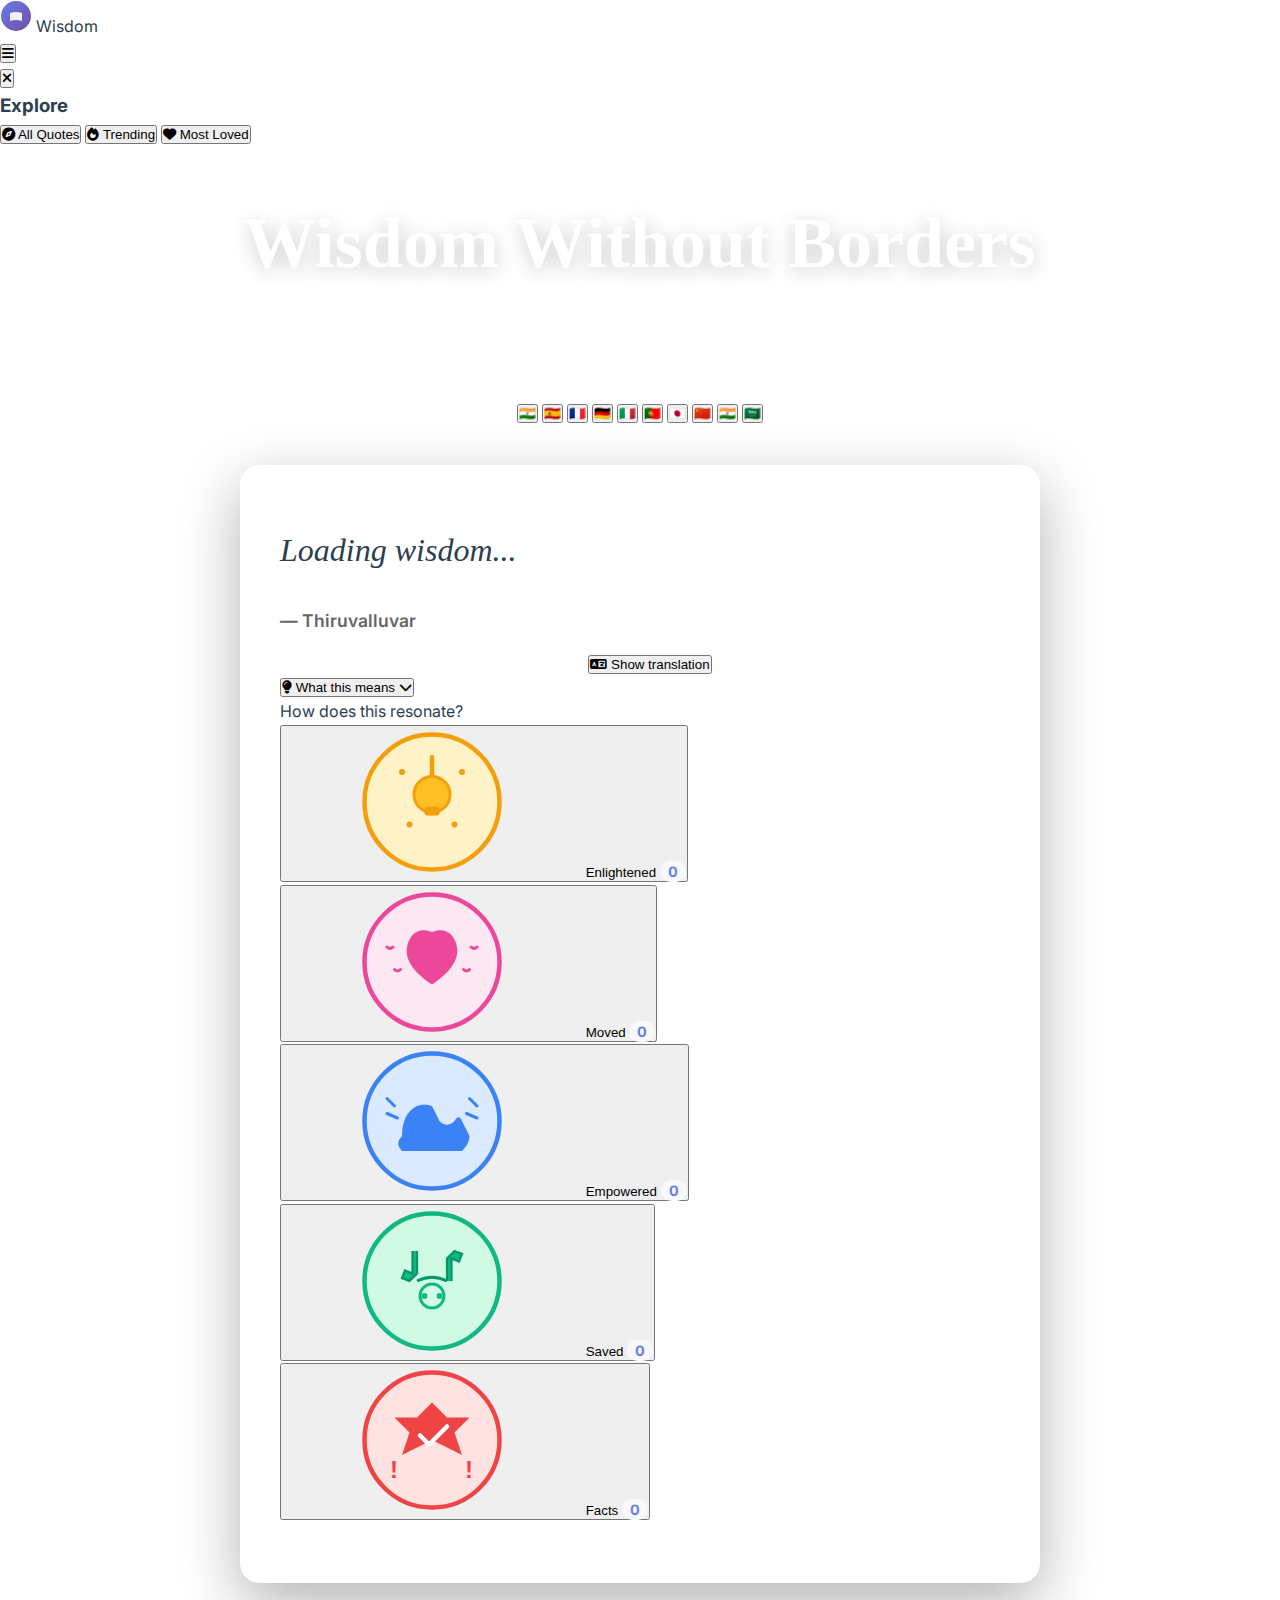
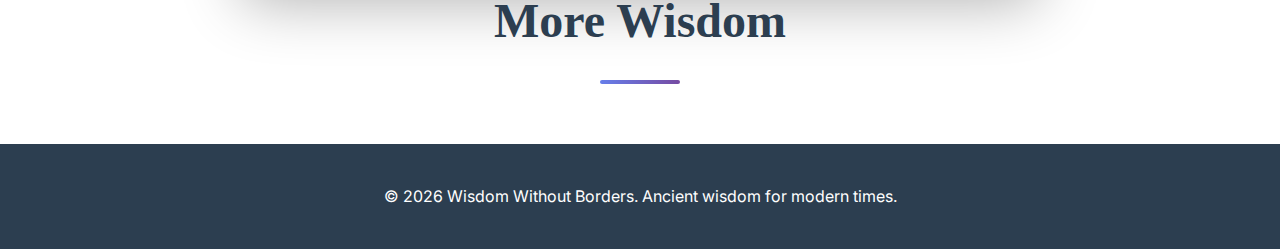
<file: index.html>
<!DOCTYPE html>
<html lang="en">
<head>
    <meta charset="UTF-8">
    <meta name="viewport" content="width=device-width, initial-scale=1.0">
    <meta name="description" content="Ancient wisdom in your language. Timeless quotes from Thiruvalluvar translated into 10 languages.">

    <title>Wisdom Without Borders</title>

    <!-- Fonts -->
    <link rel="preconnect" href="https://fonts.googleapis.com">
    <link rel="preconnect" href="https://fonts.gstatic.com" crossorigin>
    <link href="https://fonts.googleapis.com/css2?family=Inter:wght@300;400;500;600;700&family=Fraunces:wght@600;700;900&display=swap" rel="stylesheet">

    <!-- Icons -->
    <link rel="stylesheet" href="https://cdnjs.cloudflare.com/ajax/libs/font-awesome/6.4.0/css/all.min.css">

    <!-- Stylesheet -->
    <link rel="stylesheet" href="css/style.css">
</head>
<body>

    <!-- Navigation Bar -->
    <nav class="navbar">
        <div class="nav-container">
            <div class="logo">
                <svg width="32" height="32" viewBox="0 0 32 32">
                    <circle cx="16" cy="16" r="15" fill="url(#navGradient)"/>
                    <path d="M 10 13 Q 16 11 22 13 L 22 21 Q 16 19 10 21 Z" fill="white" opacity="0.9"/>
                    <defs>
                        <linearGradient id="navGradient" x1="0%" y1="0%" x2="100%" y2="100%">
                            <stop offset="0%" style="stop-color:#667eea"/>
                            <stop offset="100%" style="stop-color:#764ba2"/>
                        </linearGradient>
                    </defs>
                </svg>
                <span>Wisdom</span>
            </div>

            <button class="menu-toggle" id="menuToggle">
                <i class="fas fa-bars"></i>
            </button>
        </div>
    </nav>

    <!-- Side Panel -->
    <aside class="side-panel" id="sidePanel">
        <div class="side-panel-content">
            <button class="close-panel" id="closePanel">
                <i class="fas fa-times"></i>
            </button>

            <h3>Explore</h3>
            <button class="panel-item active" data-filter="all">
                <i class="fas fa-compass"></i>
                All Quotes
            </button>
            <button class="panel-item" data-filter="trending">
                <i class="fas fa-fire"></i>
                Trending
            </button>
            <button class="panel-item" data-filter="loved">
                <i class="fas fa-heart"></i>
                Most Loved
            </button>
        </div>
    </aside>

    <!-- Main Content -->
    <main class="main-content">

        <!-- Hero Section -->
        <section class="hero-section">
            <div class="hero-content">
                <h1 class="hero-title">Wisdom Without Borders</h1>
                <p class="hero-subtitle">Ancient knowledge. Your language.</p>

                <!-- Language Selector -->
                <div class="language-grid">
                    <button class="lang-flag active" data-lang="ta" title="Tamil">🇮🇳</button>
                    <button class="lang-flag" data-lang="es" title="Spanish">🇪🇸</button>
                    <button class="lang-flag" data-lang="fr" title="French">🇫🇷</button>
                    <button class="lang-flag" data-lang="de" title="German">🇩🇪</button>
                    <button class="lang-flag" data-lang="it" title="Italian">🇮🇹</button>
                    <button class="lang-flag" data-lang="pt" title="Portuguese">🇵🇹</button>
                    <button class="lang-flag" data-lang="ja" title="Japanese">🇯🇵</button>
                    <button class="lang-flag" data-lang="zh" title="Chinese">🇨🇳</button>
                    <button class="lang-flag" data-lang="hi" title="Hindi">🇮🇳</button>
                    <button class="lang-flag" data-lang="ar" title="Arabic">🇸🇦</button>
                </div>
            </div>
        </section>

        <!-- Main Quote Card -->
        <section class="quote-section">
            <div class="container">

                <article class="quote-card" id="quoteCard">
                    <div class="quote-body">
                        <blockquote class="quote-text" id="quoteText">
                            Loading wisdom...
                        </blockquote>

                        <div class="quote-author" id="quoteAuthor">
                            — Thiruvalluvar
                        </div>

                        <div class="quote-meta">
                            <span id="quoteLang"></span>
                            <button class="translate-btn" id="translateBtn">
                                <i class="fas fa-language"></i>
                                Show translation
                            </button>
                        </div>

                        <div class="quote-translation" id="quoteTranslation" style="display: none;">
                            Translation text
                        </div>
                    </div>

                    <!-- Explanation -->
                    <div class="explanation-section">
                        <button class="explanation-btn" id="explanationBtn">
                            <i class="fas fa-lightbulb"></i>
                            <span>What this means</span>
                            <i class="fas fa-chevron-down arrow"></i>
                        </button>
                        <div class="explanation-content" id="explanationContent" style="display: none;">
                            Explanation text
                        </div>
                    </div>

                    <!-- Reactions -->
                    <div class="reactions-section">
                        <p class="reactions-label">How does this resonate?</p>
                        <div class="reactions-row">
                            <button class="reaction" data-reaction="enlightened" title="Enlightened">
                                <svg class="reaction-svg"><use href="reaction-icons.svg#icon-enlightened"/></svg>
                                <span class="reaction-name">Enlightened</span>
                                <span class="reaction-count" id="count-enlightened">0</span>
                            </button>
                            <button class="reaction" data-reaction="moved" title="Moved">
                                <svg class="reaction-svg"><use href="reaction-icons.svg#icon-moved"/></svg>
                                <span class="reaction-name">Moved</span>
                                <span class="reaction-count" id="count-moved">0</span>
                            </button>
                            <button class="reaction" data-reaction="empowered" title="Empowered">
                                <svg class="reaction-svg"><use href="reaction-icons.svg#icon-empowered"/></svg>
                                <span class="reaction-name">Empowered</span>
                                <span class="reaction-count" id="count-empowered">0</span>
                            </button>
                            <button class="reaction" data-reaction="saved" title="Saved Me">
                                <svg class="reaction-svg"><use href="reaction-icons.svg#icon-saved"/></svg>
                                <span class="reaction-name">Saved</span>
                                <span class="reaction-count" id="count-saved">0</span>
                            </button>
                            <button class="reaction" data-reaction="facts" title="Facts">
                                <svg class="reaction-svg"><use href="reaction-icons.svg#icon-facts"/></svg>
                                <span class="reaction-name">Facts</span>
                                <span class="reaction-count" id="count-facts">0</span>
                            </button>
                        </div>
                        <p class="user-reaction" id="userReaction" style="display: none;"></p>
                    </div>
                </article>

                <!-- More Quotes Gallery -->
                <section class="gallery-section">
                    <h2 class="section-title">More Wisdom</h2>
                    <div class="gallery-grid" id="galleryGrid">
                        <!-- Gallery items loaded by JS -->
                    </div>
                </section>

            </div>
        </section>

    </main>

    <!-- Footer -->
    <footer class="footer">
        <div class="container">
            <p>&copy; 2026 Wisdom Without Borders. Ancient wisdom for modern times.</p>
        </div>
    </footer>

    <!-- Scripts -->
    <script src="js/quotes.js"></script>
    <script src="js/script.js"></script>

</body>
</html>
</file>
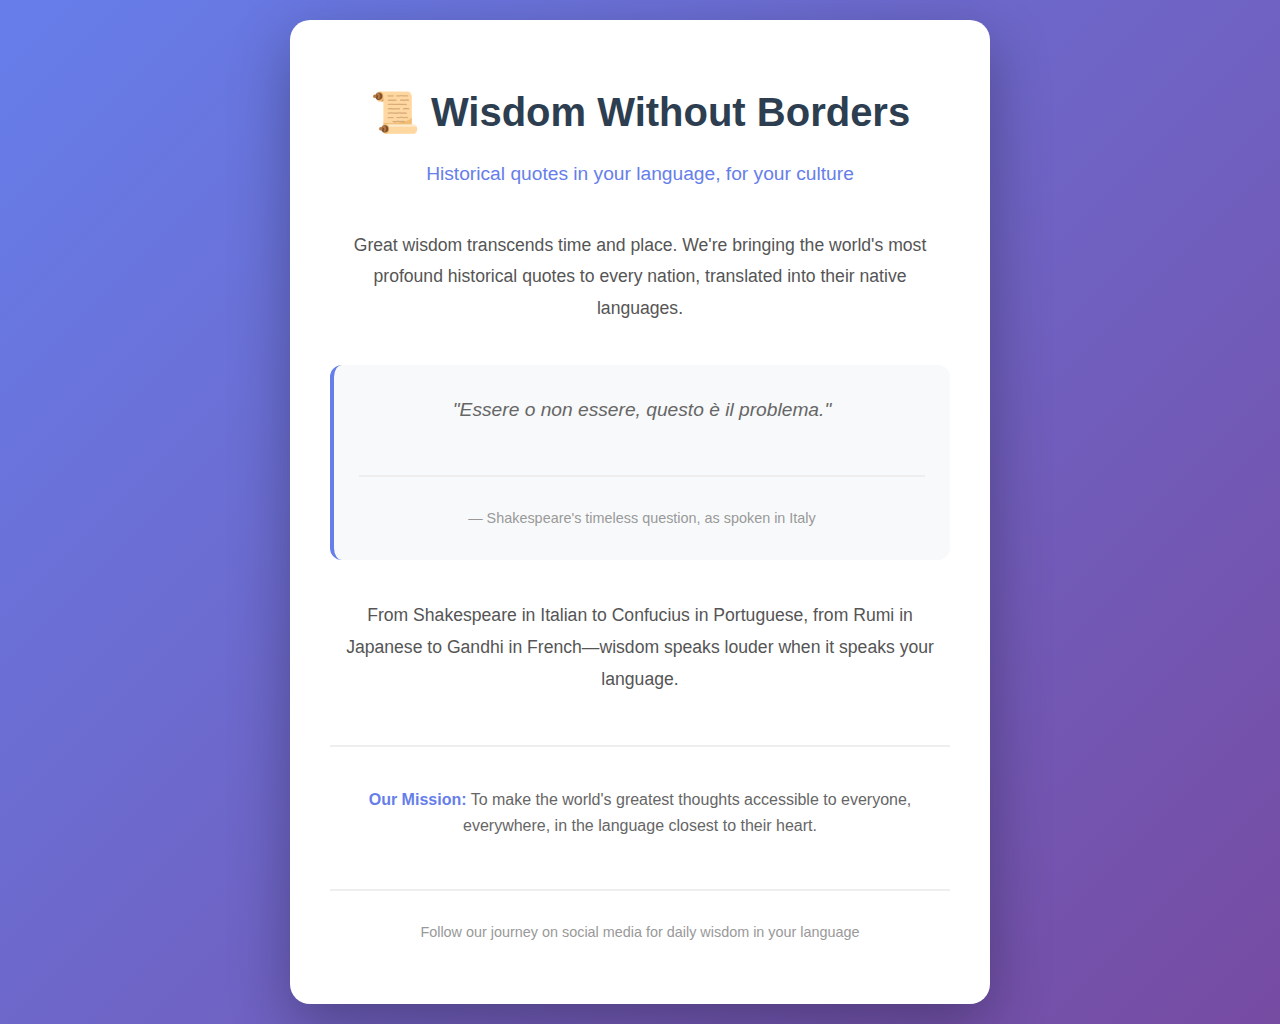
<file: wisdom-quotes-website/index.html>
<!DOCTYPE html>
<html lang="en">
<head>
    <meta charset="UTF-8">
    <meta name="viewport" content="width=device-width, initial-scale=1.0">
    <meta name="description" content="Historical quotes translated into your native language. Wisdom without borders for every nation.">
    <meta name="keywords" content="quotes, historical quotes, translations, wisdom, shakespeare, multilingual">
    <meta name="author" content="Wisdom Without Borders">

    <!-- Open Graph / Social Media -->
    <meta property="og:type" content="website">
    <meta property="og:title" content="Wisdom Without Borders - Historical Quotes in Your Language">
    <meta property="og:description" content="Great wisdom transcends time and place. Historical quotes translated for every nation.">

    <title>Wisdom Without Borders - Historical Quotes in Your Language</title>

    <!-- Favicon -->
    <link rel="icon" href="data:image/svg+xml,<svg xmlns=%22http://www.w3.org/2000/svg%22 viewBox=%220 0 100 100%22><text y=%22.9em%22 font-size=%2290%22>📜</text></svg>">

    <!-- Stylesheet -->
    <link rel="stylesheet" href="css/style.css">
</head>
<body>
    <div class="container">
        <header>
            <h1>📜 Wisdom Without Borders</h1>
            <p class="tagline">Historical quotes in your language, for your culture</p>
        </header>

        <main>
            <section class="intro">
                <p class="description">
                    Great wisdom transcends time and place. We're bringing the world's most profound historical quotes to every nation, translated into their native languages.
                </p>
            </section>

            <section class="example-quote">
                <blockquote>
                    <p>"Essere o non essere, questo è il problema."</p>
                    <footer>— Shakespeare's timeless question, as spoken in Italy</footer>
                </blockquote>
            </section>

            <section class="vision">
                <p class="description">
                    From Shakespeare in Italian to Confucius in Portuguese, from Rumi in Japanese to Gandhi in French—wisdom speaks louder when it speaks your language.
                </p>
            </section>

            <section class="mission">
                <p>
                    <strong>Our Mission:</strong> To make the world's greatest thoughts accessible to everyone, everywhere, in the language closest to their heart.
                </p>
            </section>
        </main>

        <footer>
            <p>Follow our journey on social media for daily wisdom in your language</p>
        </footer>
    </div>

    <script src="js/script.js"></script>
</body>
</html>
</file>
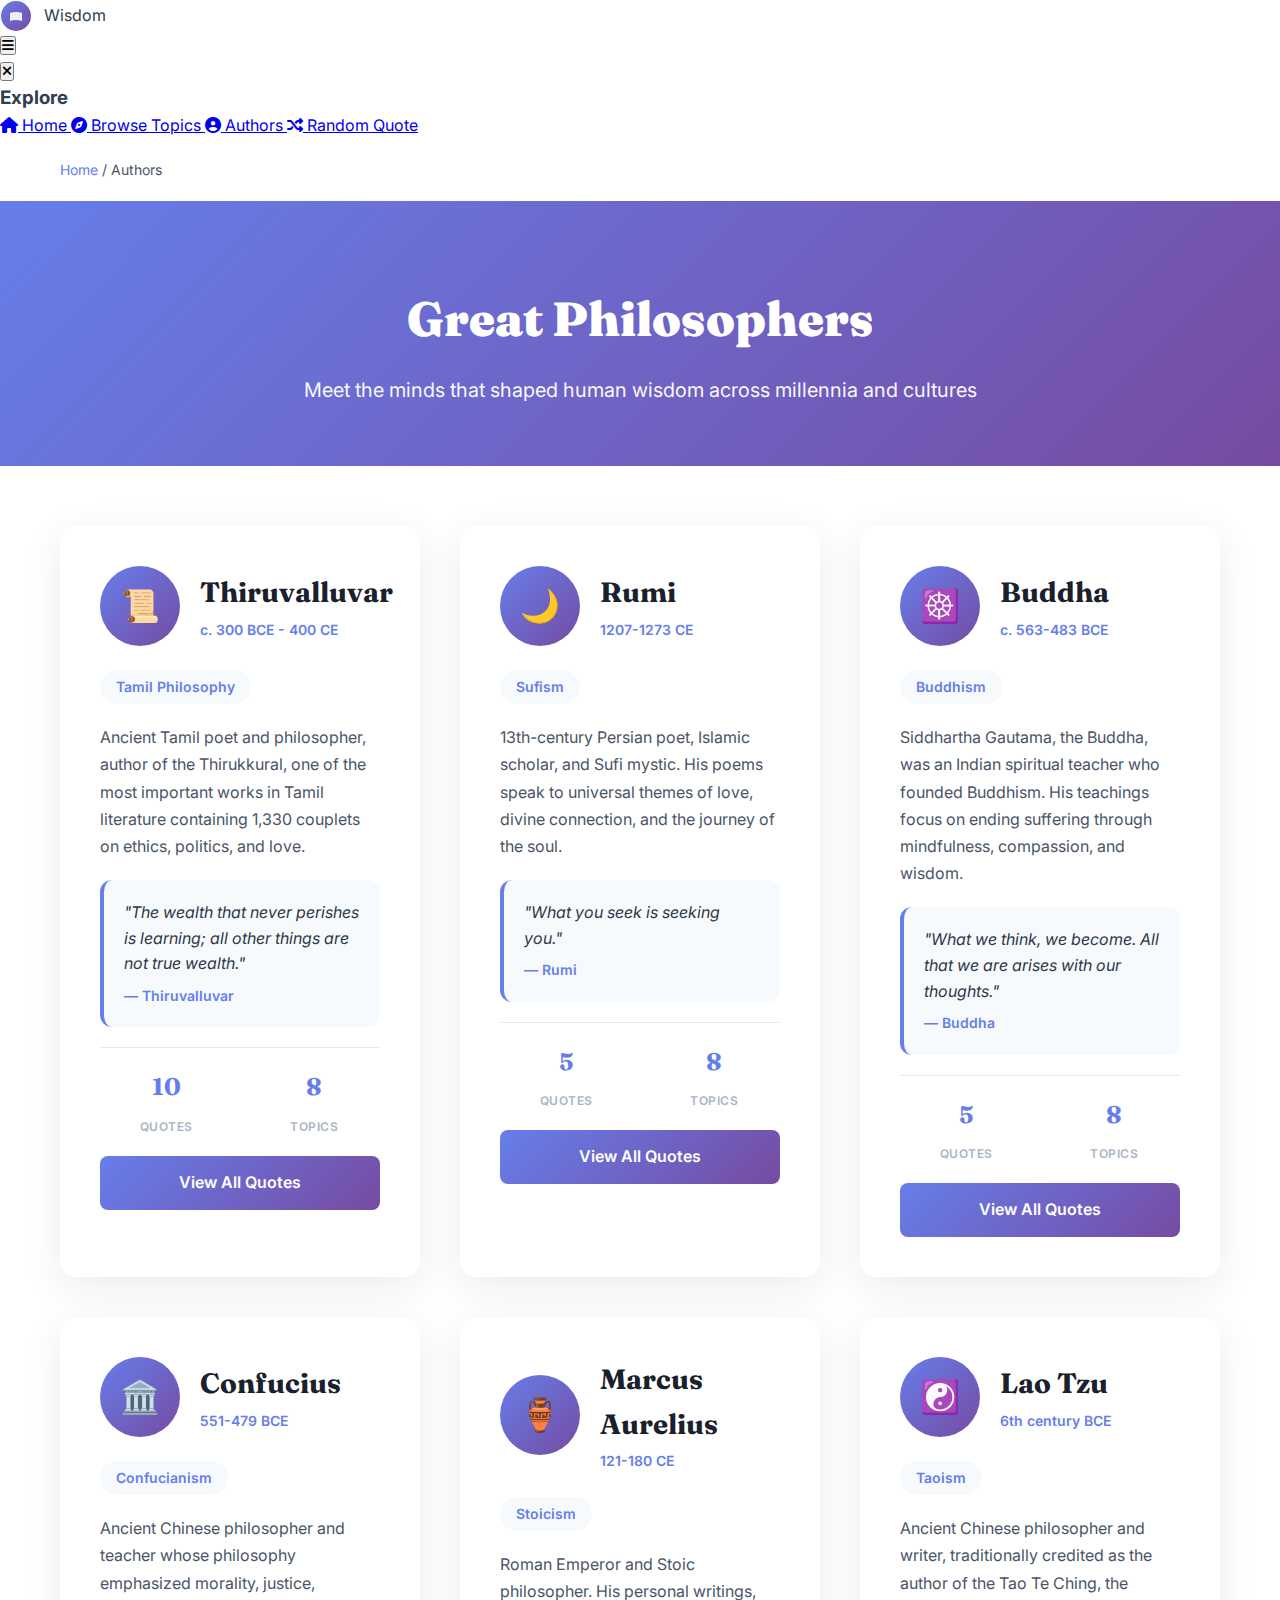
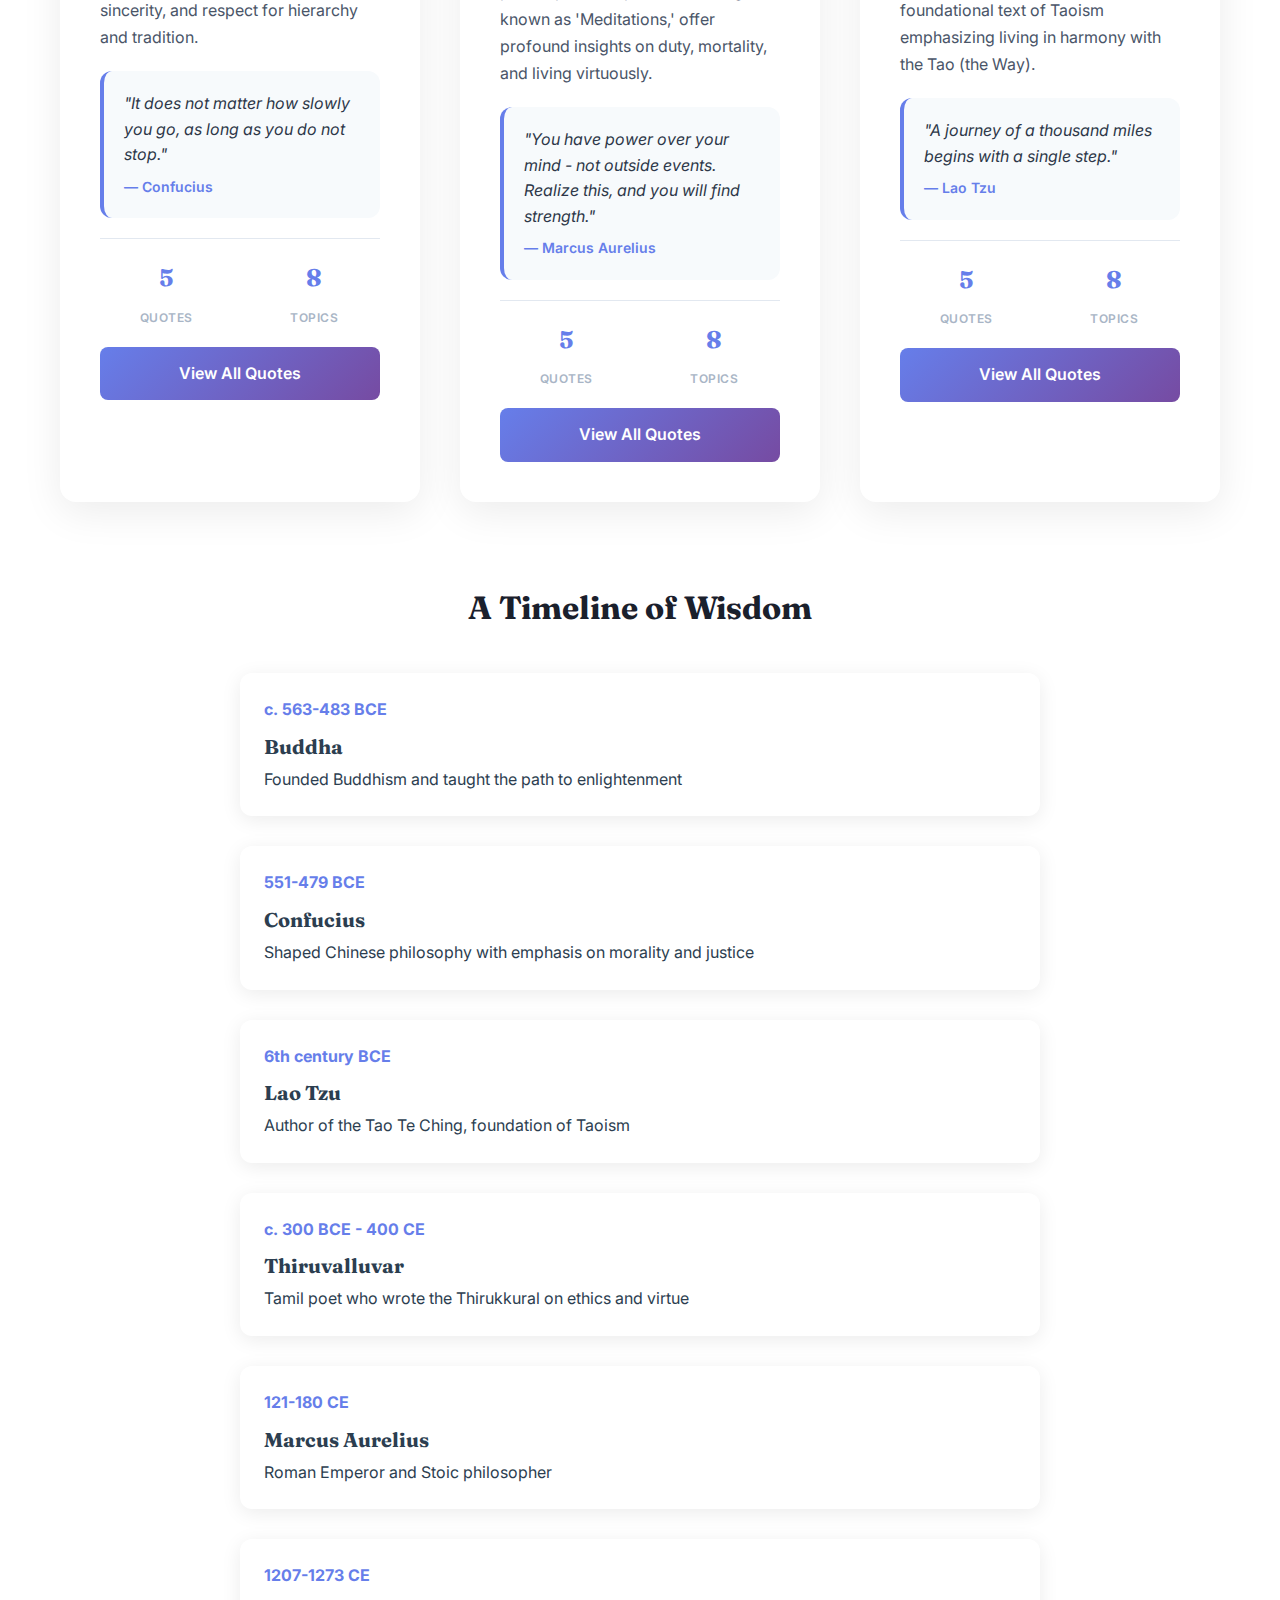
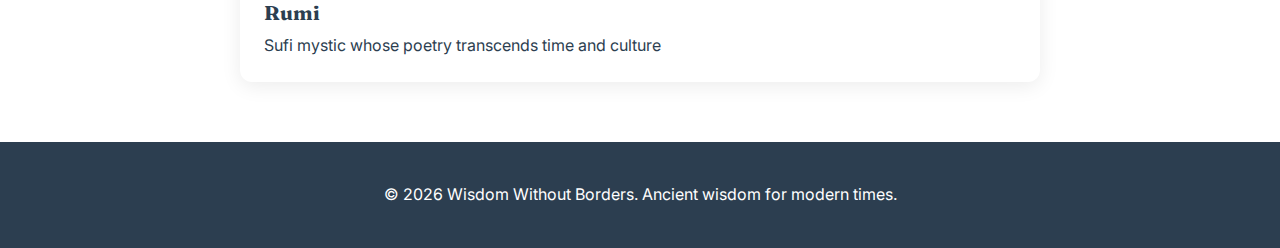
<file: author.html>
<!DOCTYPE html>
<html lang="en">
<head>
    <meta charset="UTF-8">
    <meta name="viewport" content="width=device-width, initial-scale=1.0">
    <meta name="description" id="metaDescription" content="Explore quotes and teachings from this ancient philosopher.">
    <meta name="keywords" id="metaKeywords" content="">

    <title id="pageTitle">Author | Wisdom Without Borders</title>

    <!-- Fonts -->
    <link rel="preconnect" href="https://fonts.googleapis.com">
    <link rel="preconnect" href="https://fonts.gstatic.com" crossorigin>
    <link href="https://fonts.googleapis.com/css2?family=Inter:wght@300;400;500;600;700&family=Fraunces:wght@600;700;900&display=swap" rel="stylesheet">

    <!-- Icons -->
    <link rel="stylesheet" href="https://cdnjs.cloudflare.com/ajax/libs/font-awesome/6.4.0/css/all.min.css">

    <!-- Stylesheet -->
    <link rel="stylesheet" href="css/style.css">

    <style>
        .author-hero {
            background: linear-gradient(135deg, #667eea 0%, #764ba2 100%);
            padding: 80px 20px 60px;
            text-align: center;
            color: white;
        }

        .author-hero-icon {
            font-size: 5rem;
            margin-bottom: 20px;
        }

        .author-hero h1 {
            font-family: 'Fraunces', serif;
            font-size: 3rem;
            font-weight: 900;
            margin-bottom: 12px;
        }

        .author-hero-period {
            font-size: 1.25rem;
            opacity: 0.95;
            margin-bottom: 16px;
        }

        .author-hero-tradition {
            display: inline-block;
            background: rgba(255,255,255,0.2);
            padding: 8px 24px;
            border-radius: 24px;
            font-size: 0.875rem;
        }

        .breadcrumb {
            max-width: 1200px;
            margin: 20px auto;
            padding: 0 20px;
            font-size: 0.875rem;
            color: #4a5568;
        }

        .breadcrumb a {
            color: #667eea;
            text-decoration: none;
        }

        .breadcrumb a:hover {
            text-decoration: underline;
        }

        .author-content {
            max-width: 1000px;
            margin: 60px auto;
            padding: 0 20px;
        }

        .bio-section {
            background: white;
            border-radius: 16px;
            padding: 40px;
            margin-bottom: 40px;
            box-shadow: 0 10px 40px rgba(0,0,0,0.08);
        }

        .bio-title {
            font-family: 'Fraunces', serif;
            font-size: 1.75rem;
            margin-bottom: 20px;
            color: #1a202c;
        }

        .bio-text {
            color: #2d3748;
            line-height: 1.8;
            font-size: 1.125rem;
        }

        .quotes-section {
            margin-top: 60px;
        }

        .section-header {
            text-align: center;
            margin-bottom: 40px;
        }

        .section-header h2 {
            font-family: 'Fraunces', serif;
            font-size: 2rem;
            margin-bottom: 12px;
            color: #1a202c;
        }

        .section-header p {
            color: #4a5568;
            font-size: 1.125rem;
        }

        .quotes-grid {
            display: grid;
            gap: 24px;
        }

        .quote-card {
            background: white;
            border-radius: 16px;
            padding: 32px;
            box-shadow: 0 10px 40px rgba(0,0,0,0.08);
            transition: all 0.3s cubic-bezier(0.4, 0, 0.2, 1);
        }

        .quote-card:hover {
            transform: translateY(-4px);
            box-shadow: 0 20px 60px rgba(0,0,0,0.12);
        }

        .quote-card-text {
            font-family: 'Fraunces', serif;
            font-size: 1.375rem;
            font-weight: 600;
            color: #1a202c;
            line-height: 1.6;
            margin-bottom: 16px;
        }

        .quote-card-topics {
            display: flex;
            gap: 8px;
            flex-wrap: wrap;
            margin-bottom: 16px;
        }

        .topic-tag {
            background: #f7fafc;
            color: #667eea;
            padding: 4px 12px;
            border-radius: 12px;
            font-size: 0.75rem;
            font-weight: 600;
        }

        .quote-card-explanation {
            color: #4a5568;
            line-height: 1.7;
            margin-bottom: 16px;
            padding: 16px;
            background: #f7fafc;
            border-radius: 8px;
        }

        .quote-card-actions {
            display: flex;
            gap: 12px;
        }

        .quote-btn {
            padding: 8px 16px;
            border: none;
            border-radius: 6px;
            background: #667eea;
            color: white;
            font-weight: 600;
            cursor: pointer;
            transition: all 0.2s;
            font-size: 0.875rem;
            text-decoration: none;
            display: inline-block;
        }

        .quote-btn:hover {
            background: #5568d3;
            transform: translateY(-2px);
        }

        .stats-section {
            background: white;
            border-radius: 16px;
            padding: 40px;
            margin-bottom: 40px;
            box-shadow: 0 10px 40px rgba(0,0,0,0.08);
            display: grid;
            grid-template-columns: repeat(auto-fit, minmax(150px, 1fr));
            gap: 30px;
            text-align: center;
        }

        .stat-item {
            padding: 20px;
        }

        .stat-number {
            font-family: 'Fraunces', serif;
            font-size: 2.5rem;
            font-weight: 900;
            color: #667eea;
            margin-bottom: 8px;
        }

        .stat-label {
            color: #4a5568;
            font-weight: 600;
            text-transform: uppercase;
            font-size: 0.875rem;
            letter-spacing: 0.5px;
        }

        @media (max-width: 768px) {
            .author-hero h1 {
                font-size: 2rem;
            }

            .bio-section {
                padding: 24px;
            }

            .quote-card {
                padding: 24px;
            }

            .quote-card-text {
                font-size: 1.125rem;
            }
        }
    </style>
</head>
<body>

    <!-- Navigation Bar -->
    <nav class="navbar">
        <div class="nav-container">
            <div class="logo">
                <a href="index.html" style="display: flex; align-items: center; gap: 12px; text-decoration: none; color: inherit;">
                    <svg width="32" height="32" viewBox="0 0 32 32">
                        <circle cx="16" cy="16" r="15" fill="url(#navGradient)"/>
                        <path d="M 10 13 Q 16 11 22 13 L 22 21 Q 16 19 10 21 Z" fill="white" opacity="0.9"/>
                        <defs>
                            <linearGradient id="navGradient" x1="0%" y1="0%" x2="100%" y2="100%">
                                <stop offset="0%" style="stop-color:#667eea"/>
                                <stop offset="100%" style="stop-color:#764ba2"/>
                            </linearGradient>
                        </defs>
                    </svg>
                    <span>Wisdom</span>
                </a>
            </div>

            <button class="menu-toggle" id="menuToggle">
                <i class="fas fa-bars"></i>
            </button>
        </div>
    </nav>

    <!-- Side Panel -->
    <aside class="side-panel" id="sidePanel">
        <div class="side-panel-content">
            <button class="close-panel" id="closePanel">
                <i class="fas fa-times"></i>
            </button>

            <h3>Explore</h3>
            <a href="index.html" class="panel-item">
                <i class="fas fa-home"></i>
                Home
            </a>
            <a href="topics.html" class="panel-item">
                <i class="fas fa-compass"></i>
                Browse Topics
            </a>
            <a href="authors.html" class="panel-item active">
                <i class="fas fa-user-circle"></i>
                Authors
            </a>
            <a href="random.html" class="panel-item">
                <i class="fas fa-random"></i>
                Random Quote
            </a>
        </div>
    </aside>

    <!-- Breadcrumb -->
    <div class="breadcrumb">
        <a href="index.html">Home</a> / <a href="authors.html">Authors</a> / <span id="breadcrumbAuthor">Loading...</span>
    </div>

    <!-- Hero Section -->
    <section class="author-hero">
        <div class="author-hero-icon" id="authorIcon">📜</div>
        <h1 id="authorName">Loading...</h1>
        <p class="author-hero-period" id="authorPeriod">Period</p>
        <span class="author-hero-tradition" id="authorTradition">Tradition</span>
    </section>

    <!-- Content -->
    <div class="author-content">

        <!-- Stats -->
        <div class="stats-section">
            <div class="stat-item">
                <div class="stat-number" id="quoteCount">0</div>
                <div class="stat-label">Quotes</div>
            </div>
            <div class="stat-item">
                <div class="stat-number" id="topicCount">8</div>
                <div class="stat-label">Topics</div>
            </div>
            <div class="stat-item">
                <div class="stat-number" id="yearCount">2000+</div>
                <div class="stat-label">Years Old</div>
            </div>
        </div>

        <!-- Bio -->
        <div class="bio-section">
            <h2 class="bio-title">About <span id="authorNameBio"></span></h2>
            <p class="bio-text" id="authorBio"></p>
        </div>

        <!-- Quotes -->
        <div class="quotes-section">
            <div class="section-header">
                <h2>Complete Collection</h2>
                <p>All wisdom from <span id="authorNameQuotes"></span></p>
            </div>
            <div class="quotes-grid" id="quotesGrid">
                <!-- Quotes will be loaded dynamically -->
            </div>
        </div>
    </div>

    <!-- Footer -->
    <footer class="footer">
        <div class="container">
            <p>&copy; 2026 Wisdom Without Borders. Ancient wisdom for modern times.</p>
        </div>
    </footer>

    <!-- Scripts -->
    <script src="js/quotes-expanded.js"></script>
    <script>
        // Get author from URL
        const urlParams = new URLSearchParams(window.location.search);
        const authorKey = urlParams.get('author');

        const authorIcons = {
            thiruvalluvar: '📜',
            rumi: '🌙',
            buddha: '☸️',
            confucius: '🏛️',
            marcusAurelius: '🏺',
            laoTzu: '☯️'
        };

        // Load author page
        function loadAuthorPage() {
            const authorData = getQuotesByAuthor(authorKey);

            if (!authorData) {
                window.location.href = 'authors.html';
                return;
            }

            // Update meta
            document.getElementById('pageTitle').textContent = `${authorData.author} Quotes & Teachings | Wisdom Without Borders`;
            document.getElementById('metaDescription').setAttribute('content', authorData.bio);

            // Update hero
            document.getElementById('authorIcon').textContent = authorIcons[authorKey];
            document.getElementById('authorName').textContent = authorData.author;
            document.getElementById('authorPeriod').textContent = authorData.period;
            document.getElementById('authorTradition').textContent = authorData.tradition;
            document.getElementById('breadcrumbAuthor').textContent = authorData.author;

            // Update stats
            document.getElementById('quoteCount').textContent = authorData.quotes.length;

            // Calculate years (rough estimate)
            const periodMatch = authorData.period.match(/(\d+)/);
            const years = periodMatch ? 2026 - parseInt(periodMatch[0]) : 2000;
            document.getElementById('yearCount').textContent = years > 1000 ? '2000+' : years + '+';

            // Update bio
            document.getElementById('authorNameBio').textContent = authorData.author;
            document.getElementById('authorBio').textContent = authorData.bio;

            // Update quotes section
            document.getElementById('authorNameQuotes').textContent = authorData.author;

            // Load quotes
            const grid = document.getElementById('quotesGrid');
            grid.innerHTML = '';

            authorData.quotes.forEach(quote => {
                const card = document.createElement('div');
                card.className = 'quote-card';
                card.innerHTML = `
                    <div class="quote-card-text">"${quote.translation}"</div>
                    <div class="quote-card-topics">
                        ${quote.topic.map(t => `<span class="topic-tag">#${t}</span>`).join('')}
                    </div>
                    <div class="quote-card-explanation">${quote.explanation}</div>
                    <div class="quote-card-actions">
                        <a href="quote.html?id=${quote.id}" class="quote-btn">
                            <i class="fas fa-external-link-alt"></i> Read More
                        </a>
                        <button class="quote-btn" onclick="shareQuote('${quote.id}')">
                            <i class="fas fa-share-alt"></i> Share
                        </button>
                    </div>
                `;
                grid.appendChild(card);
            });
        }

        // Share quote (placeholder)
        function shareQuote(quoteId) {
            const quote = getQuoteById(quoteId);
            const text = `"${quote.translation}" — ${quote.authorName}`;
            if (navigator.share) {
                navigator.share({ title: 'Ancient Wisdom', text: text, url: `${window.location.origin}/quote.html?id=${quoteId}` });
            } else {
                alert('Share functionality will be enhanced with social media integration.');
            }
        }

        // Menu toggle
        document.getElementById('menuToggle').addEventListener('click', () => {
            document.getElementById('sidePanel').classList.add('active');
        });

        document.getElementById('closePanel').addEventListener('click', () => {
            document.getElementById('sidePanel').classList.remove('active');
        });

        // Load page
        loadAuthorPage();
    </script>

</body>
</html>
</file>
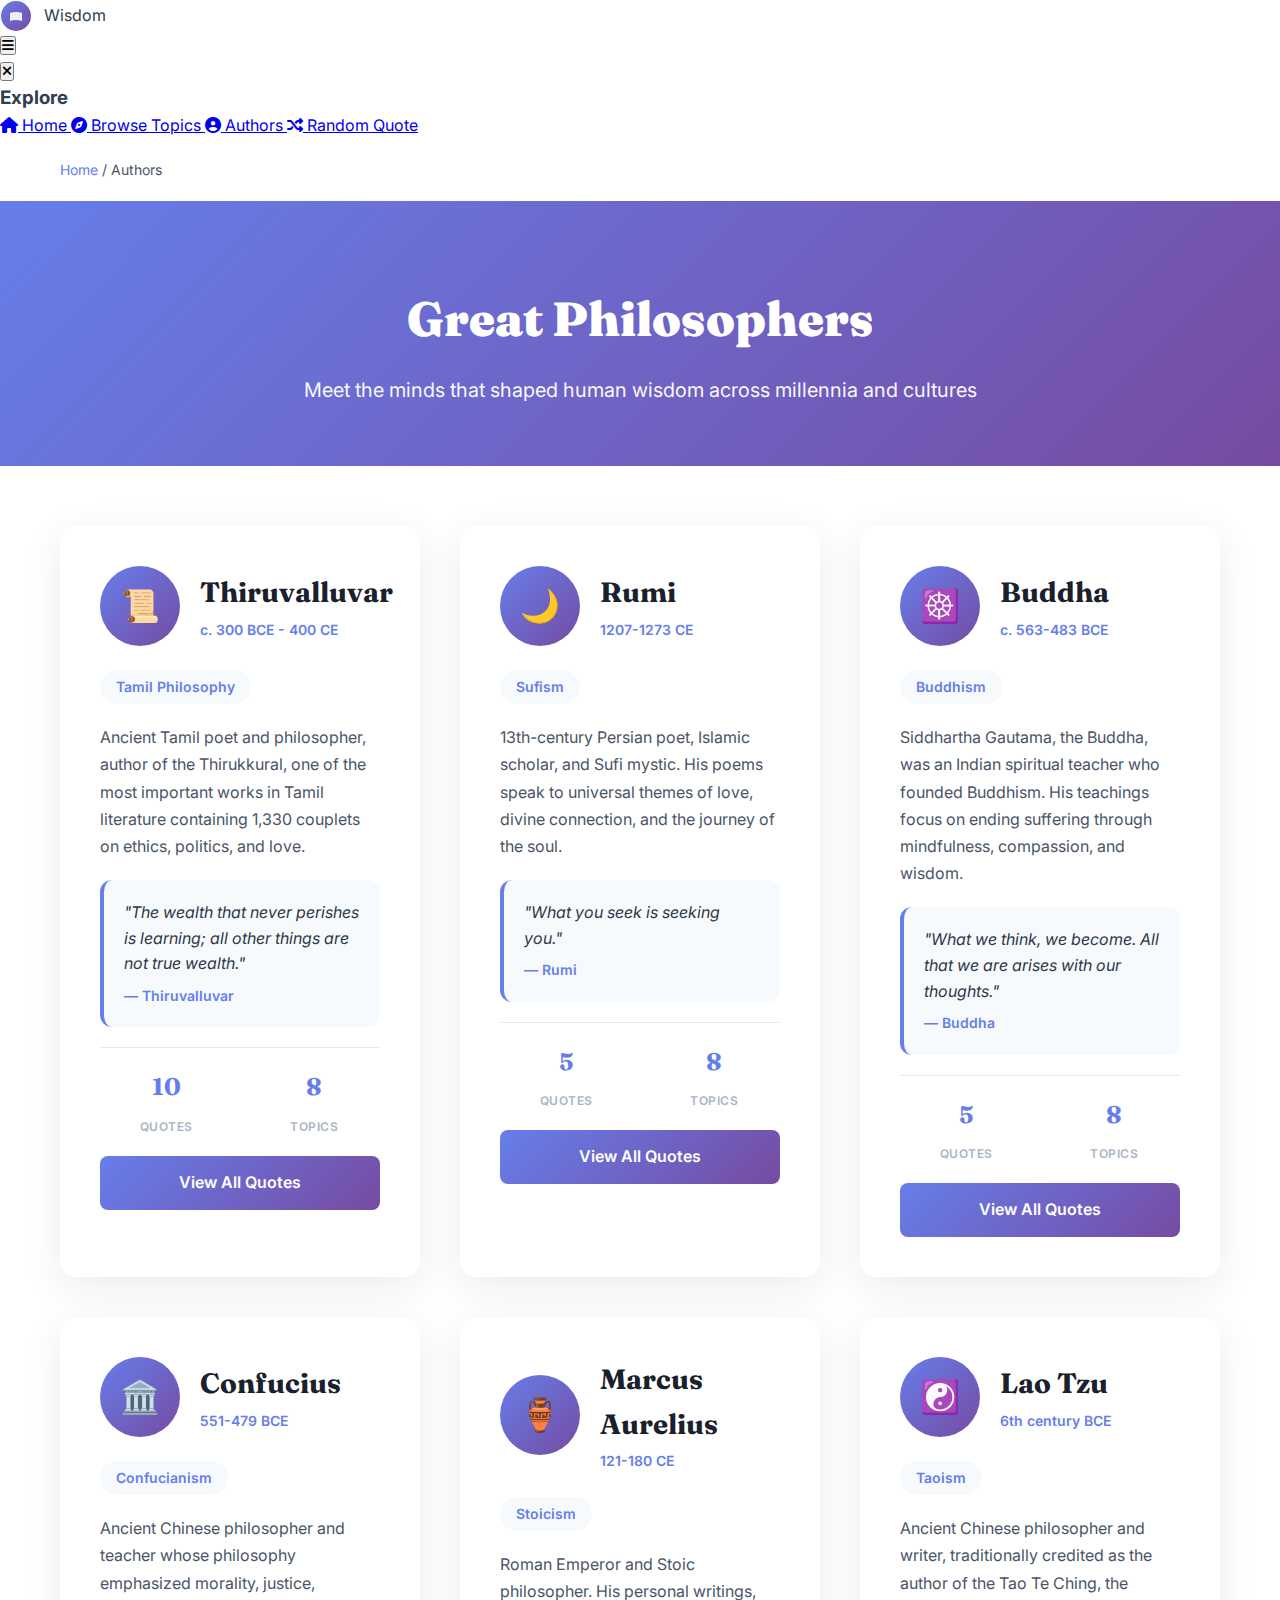
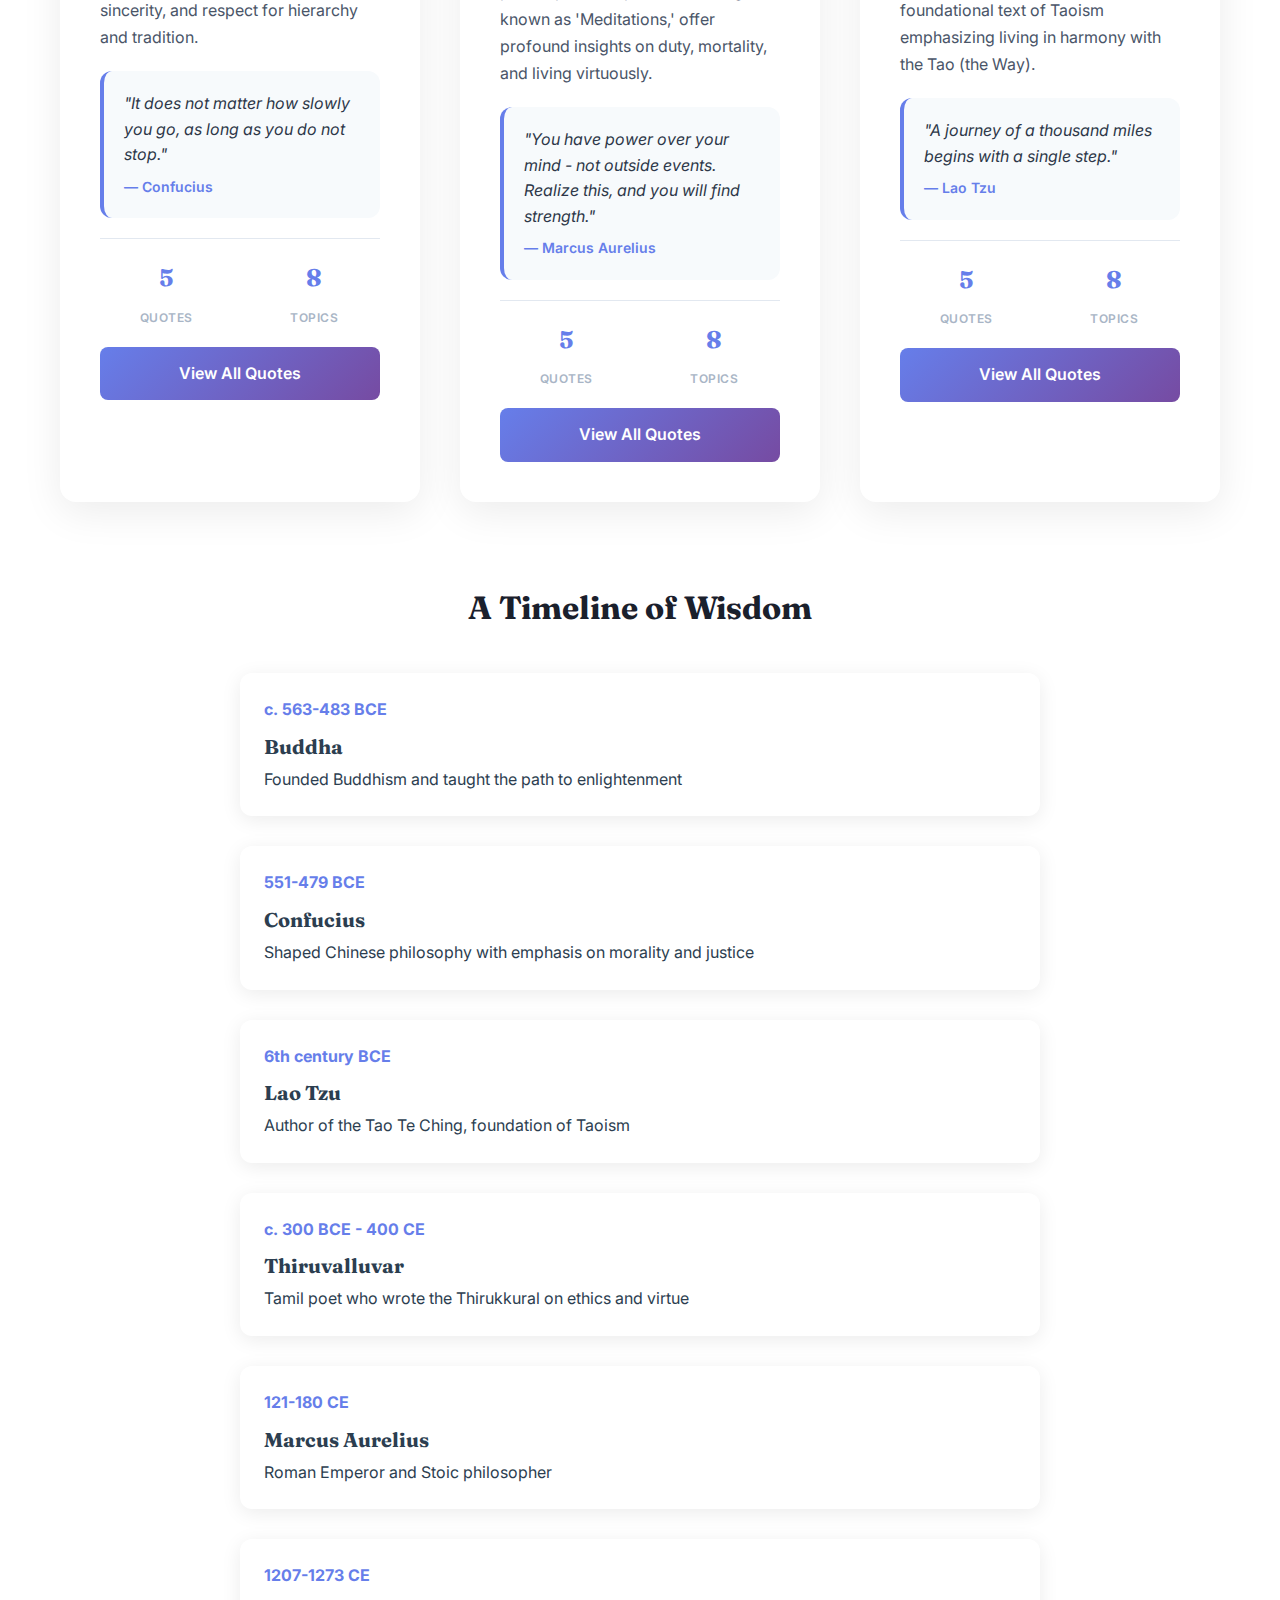
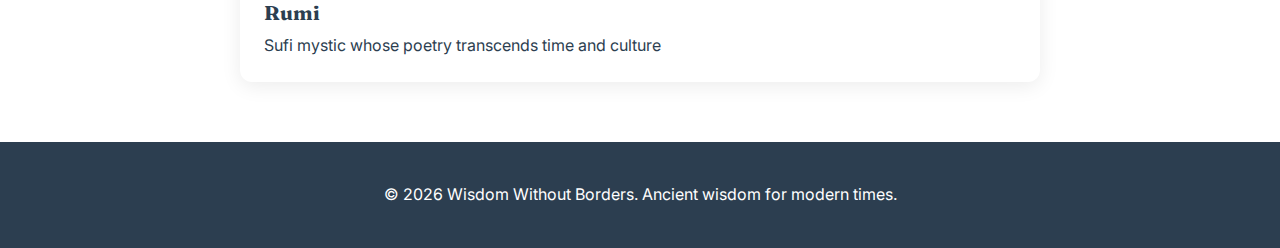
<file: authors.html>
<!DOCTYPE html>
<html lang="en">
<head>
    <meta charset="UTF-8">
    <meta name="viewport" content="width=device-width, initial-scale=1.0">
    <meta name="description" content="Explore wisdom from history's greatest philosophers: Thiruvalluvar, Rumi, Buddha, Confucius, Marcus Aurelius, and Lao Tzu.">
    <meta name="keywords" content="ancient philosophers, wisdom teachers, Thiruvalluvar, Rumi, Buddha, Confucius, Marcus Aurelius, Lao Tzu">

    <title>Great Philosophers | Wisdom Without Borders</title>

    <!-- Fonts -->
    <link rel="preconnect" href="https://fonts.googleapis.com">
    <link rel="preconnect" href="https://fonts.gstatic.com" crossorigin>
    <link href="https://fonts.googleapis.com/css2?family=Inter:wght@300;400;500;600;700&family=Fraunces:wght@600;700;900&display=swap" rel="stylesheet">

    <!-- Icons -->
    <link rel="stylesheet" href="https://cdnjs.cloudflare.com/ajax/libs/font-awesome/6.4.0/css/all.min.css">

    <!-- Stylesheet -->
    <link rel="stylesheet" href="css/style.css">

    <style>
        .authors-hero {
            background: linear-gradient(135deg, #667eea 0%, #764ba2 100%);
            padding: 80px 20px 60px;
            text-align: center;
            color: white;
        }

        .authors-hero h1 {
            font-family: 'Fraunces', serif;
            font-size: 3rem;
            font-weight: 900;
            margin-bottom: 16px;
        }

        .authors-hero p {
            font-size: 1.25rem;
            opacity: 0.95;
            max-width: 700px;
            margin: 0 auto;
        }

        .breadcrumb {
            max-width: 1200px;
            margin: 20px auto;
            padding: 0 20px;
            font-size: 0.875rem;
            color: #4a5568;
        }

        .breadcrumb a {
            color: #667eea;
            text-decoration: none;
        }

        .breadcrumb a:hover {
            text-decoration: underline;
        }

        .authors-grid {
            max-width: 1200px;
            margin: 60px auto;
            padding: 0 20px;
            display: grid;
            grid-template-columns: repeat(auto-fit, minmax(350px, 1fr));
            gap: 40px;
        }

        .author-card {
            background: white;
            border-radius: 16px;
            padding: 40px;
            box-shadow: 0 10px 40px rgba(0,0,0,0.08);
            transition: all 0.3s cubic-bezier(0.4, 0, 0.2, 1);
            text-decoration: none;
            color: inherit;
            display: block;
        }

        .author-card:hover {
            transform: translateY(-8px);
            box-shadow: 0 20px 60px rgba(0,0,0,0.12);
        }

        .author-header {
            display: flex;
            align-items: center;
            gap: 20px;
            margin-bottom: 24px;
        }

        .author-avatar {
            width: 80px;
            height: 80px;
            border-radius: 50%;
            background: linear-gradient(135deg, #667eea 0%, #764ba2 100%);
            display: flex;
            align-items: center;
            justify-content: center;
            font-size: 2rem;
            color: white;
            flex-shrink: 0;
        }

        .author-title-section {
            flex: 1;
        }

        .author-name {
            font-family: 'Fraunces', serif;
            font-size: 1.75rem;
            font-weight: 700;
            margin-bottom: 4px;
            color: #1a202c;
        }

        .author-period {
            color: #667eea;
            font-weight: 600;
            font-size: 0.875rem;
        }

        .author-tradition {
            display: inline-block;
            background: #f7fafc;
            color: #667eea;
            padding: 6px 16px;
            border-radius: 20px;
            font-size: 0.875rem;
            font-weight: 600;
            margin-bottom: 20px;
        }

        .author-bio {
            color: #4a5568;
            line-height: 1.7;
            margin-bottom: 20px;
        }

        .author-quote-preview {
            background: #f7fafc;
            padding: 20px;
            border-radius: 12px;
            border-left: 4px solid #667eea;
            margin-bottom: 20px;
        }

        .preview-text {
            font-style: italic;
            color: #2d3748;
            margin-bottom: 8px;
        }

        .preview-author {
            color: #667eea;
            font-weight: 600;
            font-size: 0.875rem;
        }

        .author-stats {
            display: flex;
            gap: 16px;
            padding-top: 20px;
            border-top: 1px solid #e2e8f0;
        }

        .stat {
            flex: 1;
            text-align: center;
        }

        .stat-number {
            font-family: 'Fraunces', serif;
            font-size: 1.5rem;
            font-weight: 700;
            color: #667eea;
        }

        .stat-label {
            font-size: 0.75rem;
            color: #a0aec0;
            text-transform: uppercase;
            letter-spacing: 0.5px;
        }

        .view-quotes-btn {
            display: inline-block;
            width: 100%;
            padding: 14px 24px;
            background: linear-gradient(135deg, #667eea 0%, #764ba2 100%);
            color: white;
            border-radius: 8px;
            font-weight: 600;
            text-align: center;
            transition: all 0.2s;
        }

        .view-quotes-btn:hover {
            transform: translateY(-2px);
            box-shadow: 0 8px 20px rgba(102, 126, 234, 0.3);
        }

        .timeline-section {
            max-width: 1200px;
            margin: 80px auto 60px;
            padding: 0 20px;
            text-align: center;
        }

        .timeline-title {
            font-family: 'Fraunces', serif;
            font-size: 2rem;
            margin-bottom: 40px;
            color: #1a202c;
        }

        .timeline {
            position: relative;
            max-width: 800px;
            margin: 0 auto;
        }

        .timeline-item {
            margin-bottom: 30px;
            text-align: left;
        }

        .timeline-content {
            background: white;
            padding: 24px;
            border-radius: 12px;
            box-shadow: 0 4px 20px rgba(0,0,0,0.08);
        }

        .timeline-date {
            font-weight: 700;
            color: #667eea;
            margin-bottom: 8px;
        }

        .timeline-name {
            font-family: 'Fraunces', serif;
            font-size: 1.25rem;
            font-weight: 700;
            margin-bottom: 4px;
        }

        @media (max-width: 768px) {
            .authors-hero h1 {
                font-size: 2rem;
            }

            .authors-grid {
                grid-template-columns: 1fr;
                gap: 30px;
            }

            .author-header {
                flex-direction: column;
                text-align: center;
            }

            .author-stats {
                flex-direction: column;
            }
        }
    </style>
</head>
<body>

    <!-- Navigation Bar -->
    <nav class="navbar">
        <div class="nav-container">
            <div class="logo">
                <a href="index.html" style="display: flex; align-items: center; gap: 12px; text-decoration: none; color: inherit;">
                    <svg width="32" height="32" viewBox="0 0 32 32">
                        <circle cx="16" cy="16" r="15" fill="url(#navGradient)"/>
                        <path d="M 10 13 Q 16 11 22 13 L 22 21 Q 16 19 10 21 Z" fill="white" opacity="0.9"/>
                        <defs>
                            <linearGradient id="navGradient" x1="0%" y1="0%" x2="100%" y2="100%">
                                <stop offset="0%" style="stop-color:#667eea"/>
                                <stop offset="100%" style="stop-color:#764ba2"/>
                            </linearGradient>
                        </defs>
                    </svg>
                    <span>Wisdom</span>
                </a>
            </div>

            <button class="menu-toggle" id="menuToggle">
                <i class="fas fa-bars"></i>
            </button>
        </div>
    </nav>

    <!-- Side Panel -->
    <aside class="side-panel" id="sidePanel">
        <div class="side-panel-content">
            <button class="close-panel" id="closePanel">
                <i class="fas fa-times"></i>
            </button>

            <h3>Explore</h3>
            <a href="index.html" class="panel-item">
                <i class="fas fa-home"></i>
                Home
            </a>
            <a href="topics.html" class="panel-item">
                <i class="fas fa-compass"></i>
                Browse Topics
            </a>
            <a href="authors.html" class="panel-item active">
                <i class="fas fa-user-circle"></i>
                Authors
            </a>
            <a href="random.html" class="panel-item">
                <i class="fas fa-random"></i>
                Random Quote
            </a>
        </div>
    </aside>

    <!-- Breadcrumb -->
    <div class="breadcrumb">
        <a href="index.html">Home</a> / Authors
    </div>

    <!-- Hero Section -->
    <section class="authors-hero">
        <h1>Great Philosophers</h1>
        <p>Meet the minds that shaped human wisdom across millennia and cultures</p>
    </section>

    <!-- Authors Grid -->
    <section class="authors-grid" id="authorsGrid">
        <!-- Authors will be loaded dynamically -->
    </section>

    <!-- Timeline Section -->
    <section class="timeline-section">
        <h2 class="timeline-title">A Timeline of Wisdom</h2>
        <div class="timeline">
            <div class="timeline-item">
                <div class="timeline-content">
                    <div class="timeline-date">c. 563-483 BCE</div>
                    <div class="timeline-name">Buddha</div>
                    <p>Founded Buddhism and taught the path to enlightenment</p>
                </div>
            </div>
            <div class="timeline-item">
                <div class="timeline-content">
                    <div class="timeline-date">551-479 BCE</div>
                    <div class="timeline-name">Confucius</div>
                    <p>Shaped Chinese philosophy with emphasis on morality and justice</p>
                </div>
            </div>
            <div class="timeline-item">
                <div class="timeline-content">
                    <div class="timeline-date">6th century BCE</div>
                    <div class="timeline-name">Lao Tzu</div>
                    <p>Author of the Tao Te Ching, foundation of Taoism</p>
                </div>
            </div>
            <div class="timeline-item">
                <div class="timeline-content">
                    <div class="timeline-date">c. 300 BCE - 400 CE</div>
                    <div class="timeline-name">Thiruvalluvar</div>
                    <p>Tamil poet who wrote the Thirukkural on ethics and virtue</p>
                </div>
            </div>
            <div class="timeline-item">
                <div class="timeline-content">
                    <div class="timeline-date">121-180 CE</div>
                    <div class="timeline-name">Marcus Aurelius</div>
                    <p>Roman Emperor and Stoic philosopher</p>
                </div>
            </div>
            <div class="timeline-item">
                <div class="timeline-content">
                    <div class="timeline-date">1207-1273 CE</div>
                    <div class="timeline-name">Rumi</div>
                    <p>Sufi mystic whose poetry transcends time and culture</p>
                </div>
            </div>
        </div>
    </section>

    <!-- Footer -->
    <footer class="footer">
        <div class="container">
            <p>&copy; 2026 Wisdom Without Borders. Ancient wisdom for modern times.</p>
        </div>
    </footer>

    <!-- Scripts -->
    <script src="js/quotes-expanded.js"></script>
    <script>
        // Load authors
        function loadAuthors() {
            const grid = document.getElementById('authorsGrid');

            const authorsData = [
                {
                    key: 'thiruvalluvar',
                    icon: '📜',
                    name: 'Thiruvalluvar',
                    period: 'c. 300 BCE - 400 CE',
                    tradition: 'Tamil Philosophy',
                    bio: 'Ancient Tamil poet and philosopher, author of the Thirukkural, one of the most important works in Tamil literature containing 1,330 couplets on ethics, politics, and love.',
                    preview: 'The wealth that never perishes is learning; all other things are not true wealth.',
                    quoteCount: 10
                },
                {
                    key: 'rumi',
                    icon: '🌙',
                    name: 'Rumi',
                    period: '1207-1273 CE',
                    tradition: 'Sufism',
                    bio: '13th-century Persian poet, Islamic scholar, and Sufi mystic. His poems speak to universal themes of love, divine connection, and the journey of the soul.',
                    preview: 'What you seek is seeking you.',
                    quoteCount: 5
                },
                {
                    key: 'buddha',
                    icon: '☸️',
                    name: 'Buddha',
                    period: 'c. 563-483 BCE',
                    tradition: 'Buddhism',
                    bio: 'Siddhartha Gautama, the Buddha, was an Indian spiritual teacher who founded Buddhism. His teachings focus on ending suffering through mindfulness, compassion, and wisdom.',
                    preview: 'What we think, we become. All that we are arises with our thoughts.',
                    quoteCount: 5
                },
                {
                    key: 'confucius',
                    icon: '🏛️',
                    name: 'Confucius',
                    period: '551-479 BCE',
                    tradition: 'Confucianism',
                    bio: 'Ancient Chinese philosopher and teacher whose philosophy emphasized morality, justice, sincerity, and respect for hierarchy and tradition.',
                    preview: 'It does not matter how slowly you go, as long as you do not stop.',
                    quoteCount: 5
                },
                {
                    key: 'marcusAurelius',
                    icon: '🏺',
                    name: 'Marcus Aurelius',
                    period: '121-180 CE',
                    tradition: 'Stoicism',
                    bio: 'Roman Emperor and Stoic philosopher. His personal writings, known as \'Meditations,\' offer profound insights on duty, mortality, and living virtuously.',
                    preview: 'You have power over your mind - not outside events. Realize this, and you will find strength.',
                    quoteCount: 5
                },
                {
                    key: 'laoTzu',
                    icon: '☯️',
                    name: 'Lao Tzu',
                    period: '6th century BCE',
                    tradition: 'Taoism',
                    bio: 'Ancient Chinese philosopher and writer, traditionally credited as the author of the Tao Te Ching, the foundational text of Taoism emphasizing living in harmony with the Tao (the Way).',
                    preview: 'A journey of a thousand miles begins with a single step.',
                    quoteCount: 5
                }
            ];

            authorsData.forEach(author => {
                const card = document.createElement('a');
                card.href = `author.html?author=${author.key}`;
                card.className = 'author-card';
                card.innerHTML = `
                    <div class="author-header">
                        <div class="author-avatar">${author.icon}</div>
                        <div class="author-title-section">
                            <h2 class="author-name">${author.name}</h2>
                            <p class="author-period">${author.period}</p>
                        </div>
                    </div>
                    <span class="author-tradition">${author.tradition}</span>
                    <p class="author-bio">${author.bio}</p>
                    <div class="author-quote-preview">
                        <p class="preview-text">"${author.preview}"</p>
                        <p class="preview-author">— ${author.name}</p>
                    </div>
                    <div class="author-stats">
                        <div class="stat">
                            <div class="stat-number">${author.quoteCount}</div>
                            <div class="stat-label">Quotes</div>
                        </div>
                        <div class="stat">
                            <div class="stat-number">8</div>
                            <div class="stat-label">Topics</div>
                        </div>
                    </div>
                    <div style="margin-top: 20px;">
                        <span class="view-quotes-btn">View All Quotes</span>
                    </div>
                `;
                grid.appendChild(card);
            });
        }

        // Menu toggle
        document.getElementById('menuToggle').addEventListener('click', () => {
            document.getElementById('sidePanel').classList.add('active');
        });

        document.getElementById('closePanel').addEventListener('click', () => {
            document.getElementById('sidePanel').classList.remove('active');
        });

        // Load authors on page load
        loadAuthors();
    </script>

</body>
</html>
</file>
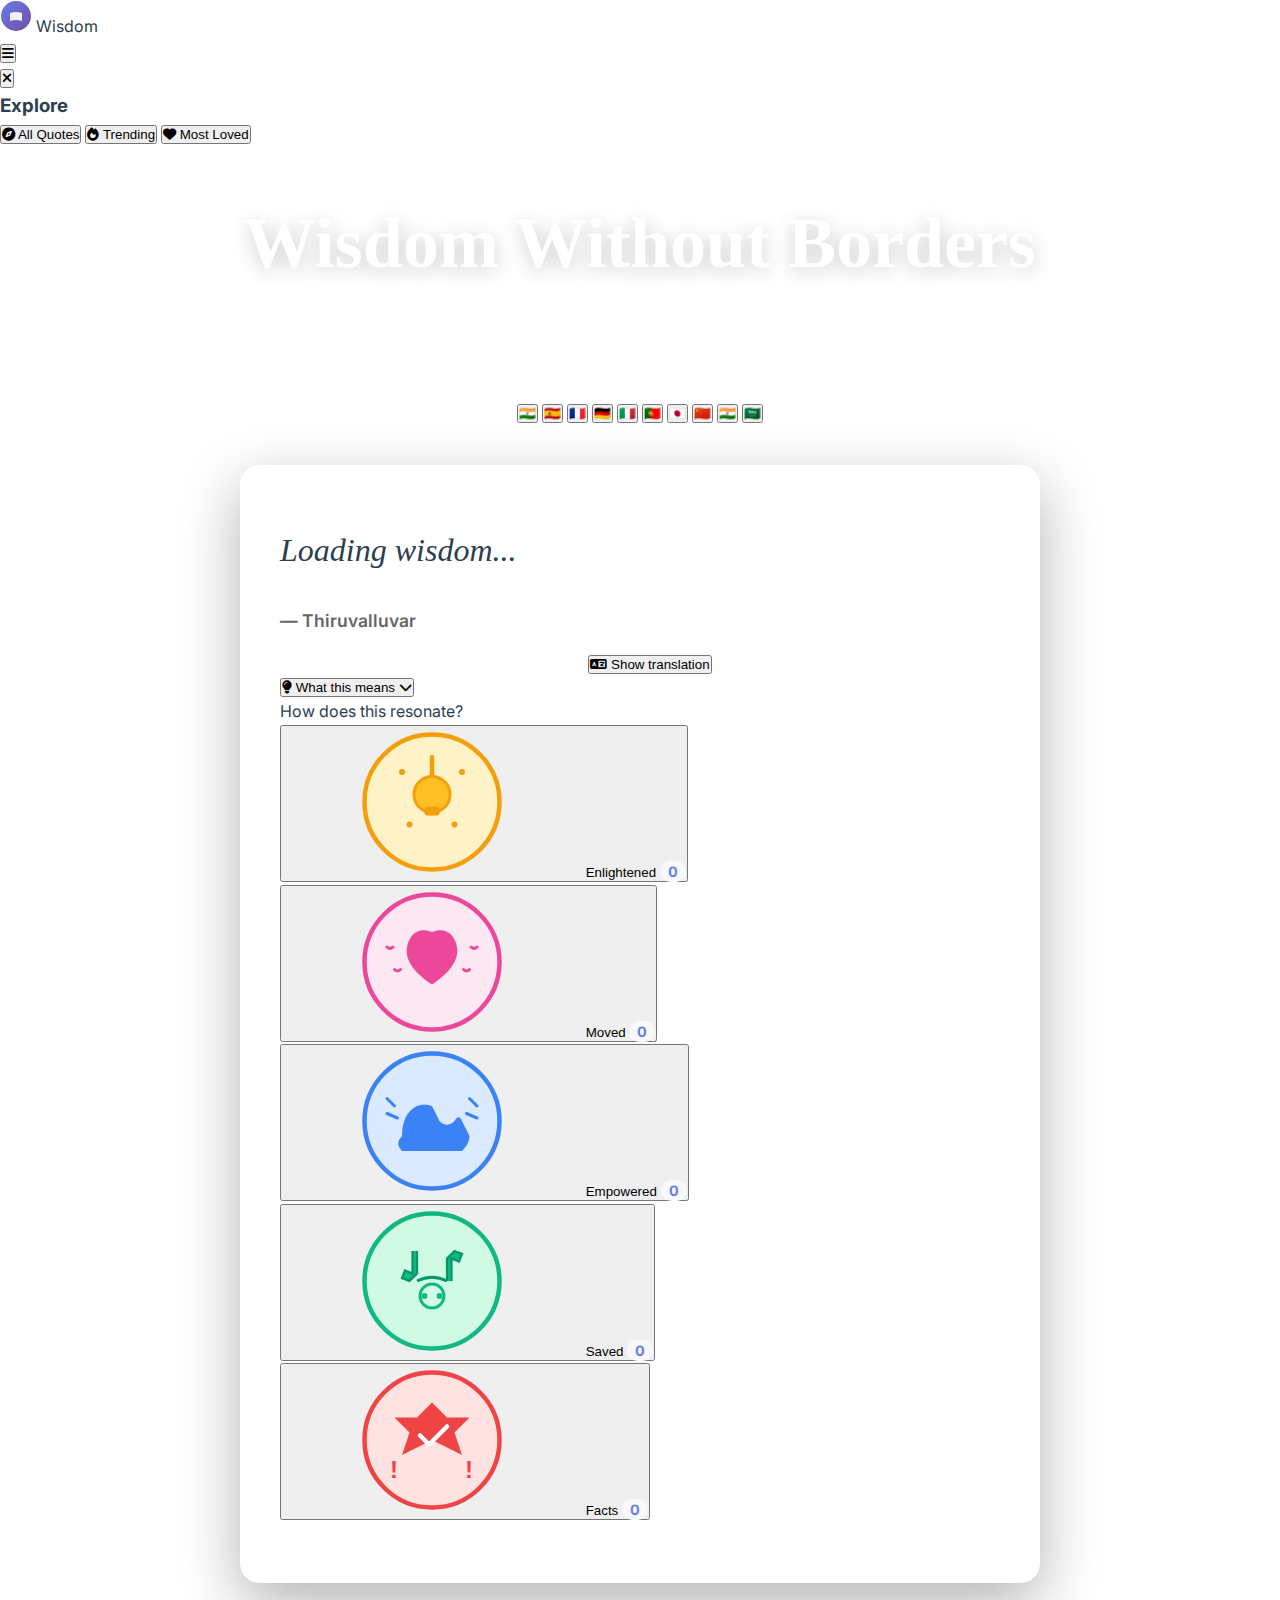
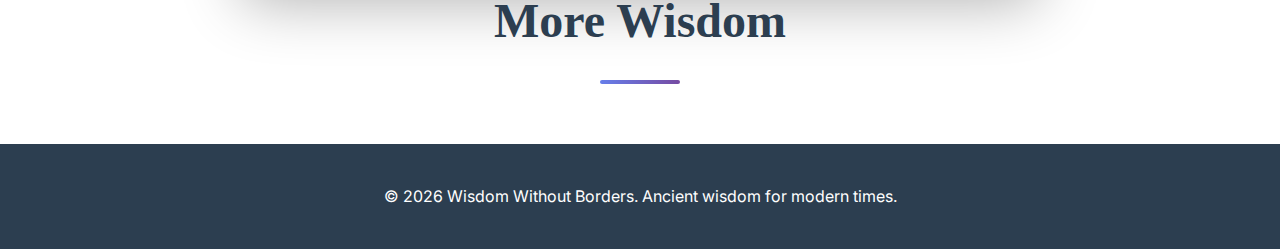
<file: quote.html>
<!DOCTYPE html>
<html lang="en">
<head>
    <meta charset="UTF-8">
    <meta name="viewport" content="width=device-width, initial-scale=1.0">
    <meta name="description" id="metaDescription" content="Ancient wisdom quote with full translation and meaning.">
    <meta name="keywords" id="metaKeywords" content="">
    <meta property="og:title" id="ogTitle" content="">
    <meta property="og:description" id="ogDescription" content="">
    <meta property="og:type" content="article">
    <meta name="twitter:card" content="summary_large_image">

    <title id="pageTitle">Quote | Wisdom Without Borders</title>

    <!-- Fonts -->
    <link rel="preconnect" href="https://fonts.googleapis.com">
    <link rel="preconnect" href="https://fonts.gstatic.com" crossorigin>
    <link href="https://fonts.googleapis.com/css2?family=Inter:wght@300;400;500;600;700&family=Fraunces:wght@600;700;900&display=swap" rel="stylesheet">

    <!-- Icons -->
    <link rel="stylesheet" href="https://cdnjs.cloudflare.com/ajax/libs/font-awesome/6.4.0/css/all.min.css">

    <!-- Stylesheet -->
    <link rel="stylesheet" href="css/style.css">

    <style>
        .quote-hero {
            background: linear-gradient(135deg, #667eea 0%, #764ba2 100%);
            padding: 100px 20px;
            text-align: center;
            color: white;
        }

        .quote-hero-text {
            font-family: 'Fraunces', serif;
            font-size: 2.5rem;
            font-weight: 700;
            max-width: 900px;
            margin: 0 auto 30px;
            line-height: 1.4;
        }

        .quote-hero-author {
            font-size: 1.5rem;
            opacity: 0.95;
            margin-bottom: 20px;
        }

        .quote-hero-meta {
            display: flex;
            gap: 16px;
            justify-content: center;
            flex-wrap: wrap;
            font-size: 0.875rem;
        }

        .meta-badge {
            background: rgba(255,255,255,0.2);
            padding: 8px 16px;
            border-radius: 20px;
        }

        .breadcrumb {
            max-width: 1200px;
            margin: 20px auto;
            padding: 0 20px;
            font-size: 0.875rem;
            color: #4a5568;
        }

        .breadcrumb a {
            color: #667eea;
            text-decoration: none;
        }

        .breadcrumb a:hover {
            text-decoration: underline;
        }

        .quote-content {
            max-width: 800px;
            margin: 60px auto;
            padding: 0 20px;
        }

        .content-section {
            background: white;
            border-radius: 16px;
            padding: 40px;
            margin-bottom: 30px;
            box-shadow: 0 10px 40px rgba(0,0,0,0.08);
        }

        .section-title {
            font-family: 'Fraunces', serif;
            font-size: 1.5rem;
            font-weight: 700;
            margin-bottom: 20px;
            color: #1a202c;
            display: flex;
            align-items: center;
            gap: 12px;
        }

        .section-icon {
            color: #667eea;
        }

        .section-text {
            color: #2d3748;
            line-height: 1.8;
            font-size: 1.125rem;
        }

        .original-text {
            background: #f7fafc;
            padding: 24px;
            border-radius: 12px;
            font-size: 1.25rem;
            text-align: center;
            margin: 20px 0;
            font-style: italic;
            color: #4a5568;
        }

        .modern-context {
            background: linear-gradient(135deg, #f7fafc 0%, #edf2f7 100%);
            padding: 24px;
            border-radius: 12px;
            border-left: 4px solid #667eea;
        }

        .share-section {
            background: white;
            border-radius: 16px;
            padding: 40px;
            box-shadow: 0 10px 40px rgba(0,0,0,0.08);
            text-align: center;
        }

        .share-title {
            font-family: 'Fraunces', serif;
            font-size: 1.5rem;
            margin-bottom: 20px;
        }

        .share-buttons {
            display: flex;
            gap: 12px;
            justify-content: center;
            flex-wrap: wrap;
        }

        .share-btn {
            padding: 12px 24px;
            border: none;
            border-radius: 8px;
            font-weight: 600;
            cursor: pointer;
            transition: all 0.2s;
            display: flex;
            align-items: center;
            gap: 8px;
            font-size: 0.875rem;
        }

        .share-btn.twitter {
            background: #1DA1F2;
            color: white;
        }

        .share-btn.facebook {
            background: #4267B2;
            color: white;
        }

        .share-btn.whatsapp {
            background: #25D366;
            color: white;
        }

        .share-btn.copy {
            background: #4a5568;
            color: white;
        }

        .share-btn:hover {
            transform: translateY(-2px);
            opacity: 0.9;
        }

        .author-bio-section {
            max-width: 800px;
            margin: 40px auto;
            padding: 0 20px;
        }

        .author-card {
            background: white;
            border-radius: 16px;
            padding: 40px;
            box-shadow: 0 10px 40px rgba(0,0,0,0.08);
        }

        .author-header {
            display: flex;
            align-items: center;
            gap: 20px;
            margin-bottom: 24px;
        }

        .author-avatar {
            width: 80px;
            height: 80px;
            border-radius: 50%;
            background: linear-gradient(135deg, #667eea 0%, #764ba2 100%);
            display: flex;
            align-items: center;
            justify-content: center;
            font-size: 2rem;
            color: white;
        }

        .author-info h3 {
            font-family: 'Fraunces', serif;
            font-size: 1.75rem;
            margin-bottom: 4px;
        }

        .author-info p {
            color: #667eea;
            font-weight: 600;
        }

        .related-quotes {
            max-width: 1200px;
            margin: 60px auto;
            padding: 40px 20px;
        }

        .related-title {
            font-family: 'Fraunces', serif;
            font-size: 2rem;
            text-align: center;
            margin-bottom: 40px;
        }

        .related-grid {
            display: grid;
            grid-template-columns: repeat(auto-fit, minmax(300px, 1fr));
            gap: 24px;
        }

        .related-card {
            background: white;
            border-radius: 12px;
            padding: 30px;
            box-shadow: 0 4px 20px rgba(0,0,0,0.08);
            transition: all 0.2s;
            text-decoration: none;
            color: inherit;
        }

        .related-card:hover {
            transform: translateY(-4px);
            box-shadow: 0 8px 30px rgba(0,0,0,0.12);
        }

        .related-quote-text {
            font-family: 'Fraunces', serif;
            font-size: 1.125rem;
            font-weight: 600;
            margin-bottom: 12px;
            color: #1a202c;
        }

        .related-quote-author {
            color: #667eea;
            font-weight: 600;
            font-size: 0.875rem;
        }

        @media (max-width: 768px) {
            .quote-hero-text {
                font-size: 1.75rem;
            }

            .content-section {
                padding: 24px;
            }

            .author-header {
                flex-direction: column;
                text-align: center;
            }
        }
    </style>
</head>
<body>

    <!-- Navigation Bar -->
    <nav class="navbar">
        <div class="nav-container">
            <div class="logo">
                <a href="index.html" style="display: flex; align-items: center; gap: 12px; text-decoration: none; color: inherit;">
                    <svg width="32" height="32" viewBox="0 0 32 32">
                        <circle cx="16" cy="16" r="15" fill="url(#navGradient)"/>
                        <path d="M 10 13 Q 16 11 22 13 L 22 21 Q 16 19 10 21 Z" fill="white" opacity="0.9"/>
                        <defs>
                            <linearGradient id="navGradient" x1="0%" y1="0%" x2="100%" y2="100%">
                                <stop offset="0%" style="stop-color:#667eea"/>
                                <stop offset="100%" style="stop-color:#764ba2"/>
                            </linearGradient>
                        </defs>
                    </svg>
                    <span>Wisdom</span>
                </a>
            </div>

            <button class="menu-toggle" id="menuToggle">
                <i class="fas fa-bars"></i>
            </button>
        </div>
    </nav>

    <!-- Side Panel -->
    <aside class="side-panel" id="sidePanel">
        <div class="side-panel-content">
            <button class="close-panel" id="closePanel">
                <i class="fas fa-times"></i>
            </button>

            <h3>Explore</h3>
            <a href="index.html" class="panel-item">
                <i class="fas fa-home"></i>
                Home
            </a>
            <a href="topics.html" class="panel-item">
                <i class="fas fa-compass"></i>
                Browse Topics
            </a>
            <a href="authors.html" class="panel-item">
                <i class="fas fa-user-circle"></i>
                Authors
            </a>
            <a href="random.html" class="panel-item">
                <i class="fas fa-random"></i>
                Random Quote
            </a>
        </div>
    </aside>

    <!-- Breadcrumb -->
    <div class="breadcrumb">
        <a href="index.html">Home</a> / <span id="breadcrumb">Loading...</span>
    </div>

    <!-- Hero Section -->
    <section class="quote-hero">
        <div class="quote-hero-text" id="quoteText">Loading...</div>
        <div class="quote-hero-author" id="quoteAuthor">— Author</div>
        <div class="quote-hero-meta">
            <span class="meta-badge" id="quoteTradition">Tradition</span>
            <span class="meta-badge" id="quotePeriod">Period</span>
            <span class="meta-badge" id="quoteTopics">Topics</span>
        </div>
    </section>

    <!-- Quote Content -->
    <div class="quote-content">
        <!-- Original Text -->
        <div class="content-section" id="originalSection" style="display: none;">
            <h2 class="section-title">
                <i class="fas fa-scroll section-icon"></i>
                Original Text
            </h2>
            <div class="original-text" id="originalText"></div>
        </div>

        <!-- Translation -->
        <div class="content-section">
            <h2 class="section-title">
                <i class="fas fa-language section-icon"></i>
                Translation
            </h2>
            <div class="section-text" id="translationText"></div>
        </div>

        <!-- Explanation -->
        <div class="content-section">
            <h2 class="section-title">
                <i class="fas fa-lightbulb section-icon"></i>
                What This Means
            </h2>
            <div class="section-text" id="explanationText"></div>
        </div>

        <!-- Modern Context -->
        <div class="content-section">
            <h2 class="section-title">
                <i class="fas fa-rocket section-icon"></i>
                Modern Application
            </h2>
            <div class="modern-context">
                <div class="section-text" id="modernText"></div>
            </div>
        </div>

        <!-- Share Section -->
        <div class="share-section">
            <h3 class="share-title">Share This Wisdom</h3>
            <div class="share-buttons">
                <button class="share-btn twitter" onclick="shareTwitter()">
                    <i class="fab fa-twitter"></i>
                    <span>Twitter</span>
                </button>
                <button class="share-btn facebook" onclick="shareFacebook()">
                    <i class="fab fa-facebook"></i>
                    <span>Facebook</span>
                </button>
                <button class="share-btn whatsapp" onclick="shareWhatsApp()">
                    <i class="fab fa-whatsapp"></i>
                    <span>WhatsApp</span>
                </button>
                <button class="share-btn copy" onclick="copyLink()">
                    <i class="fas fa-link"></i>
                    <span>Copy Link</span>
                </button>
            </div>
        </div>
    </div>

    <!-- Author Bio -->
    <div class="author-bio-section">
        <div class="author-card">
            <div class="author-header">
                <div class="author-avatar">
                    <i class="fas fa-user-circle"></i>
                </div>
                <div class="author-info">
                    <h3 id="authorName">Author Name</h3>
                    <p id="authorPeriod">Period</p>
                </div>
            </div>
            <div class="section-text" id="authorBio"></div>
            <a href="authors.html" class="quote-btn" style="margin-top: 20px; display: inline-block;">
                View All Authors
            </a>
        </div>
    </div>

    <!-- Related Quotes -->
    <section class="related-quotes">
        <h2 class="related-title">Related Wisdom</h2>
        <div class="related-grid" id="relatedGrid">
            <!-- Related quotes will be loaded dynamically -->
        </div>
    </section>

    <!-- Footer -->
    <footer class="footer">
        <div class="container">
            <p>&copy; 2026 Wisdom Without Borders. Ancient wisdom for modern times.</p>
        </div>
    </footer>

    <!-- Scripts -->
    <script src="js/quotes-expanded.js"></script>
    <script>
        // Get quote ID from URL
        const urlParams = new URLSearchParams(window.location.search);
        const quoteId = urlParams.get('id');

        let currentQuote = null;

        // Load quote
        function loadQuote() {
            currentQuote = getQuoteById(quoteId);

            if (!currentQuote) {
                window.location.href = 'index.html';
                return;
            }

            // Update meta tags
            document.getElementById('pageTitle').textContent = `"${currentQuote.translation.substring(0, 60)}..." - ${currentQuote.authorName}`;
            document.getElementById('metaDescription').setAttribute('content', currentQuote.explanation);
            document.getElementById('ogTitle').setAttribute('content', `${currentQuote.authorName}: "${currentQuote.translation}"`);
            document.getElementById('ogDescription').setAttribute('content', currentQuote.explanation);

            // Update breadcrumb
            document.getElementById('breadcrumb').innerHTML = `<a href="authors.html">${currentQuote.authorName}</a> / Quote`;

            // Update hero
            document.getElementById('quoteText').textContent = `"${currentQuote.translation}"`;
            document.getElementById('quoteAuthor').textContent = `— ${currentQuote.authorName}`;
            document.getElementById('quoteTradition').textContent = currentQuote.authorTradition;
            document.getElementById('quotePeriod').textContent = currentQuote.authorPeriod;
            document.getElementById('quoteTopics').textContent = currentQuote.topic.map(t => `#${t}`).join(' ');

            // Update content
            if (currentQuote.original) {
                document.getElementById('originalSection').style.display = 'block';
                document.getElementById('originalText').textContent = currentQuote.original;
            }

            document.getElementById('translationText').textContent = currentQuote.translation;
            document.getElementById('explanationText').textContent = currentQuote.explanation;
            document.getElementById('modernText').textContent = currentQuote.modern;

            // Update author bio
            document.getElementById('authorName').textContent = currentQuote.authorName;
            document.getElementById('authorPeriod').textContent = currentQuote.authorPeriod;
            document.getElementById('authorBio').textContent = currentQuote.authorBio;

            // Load related quotes
            loadRelatedQuotes();
        }

        // Load related quotes
        function loadRelatedQuotes() {
            const related = getRelatedQuotes(quoteId, 3);
            const grid = document.getElementById('relatedGrid');
            grid.innerHTML = '';

            related.forEach(quote => {
                const card = document.createElement('a');
                card.href = `quote.html?id=${quote.id}`;
                card.className = 'related-card';
                card.innerHTML = `
                    <div class="related-quote-text">"${quote.translation.substring(0, 100)}..."</div>
                    <div class="related-quote-author">— ${quote.authorName}</div>
                `;
                grid.appendChild(card);
            });
        }

        // Share functions
        function shareTwitter() {
            const text = `"${currentQuote.translation}" — ${currentQuote.authorName}`;
            const url = window.location.href;
            window.open(`https://twitter.com/intent/tweet?text=${encodeURIComponent(text)}&url=${encodeURIComponent(url)}`, '_blank');
        }

        function shareFacebook() {
            const url = window.location.href;
            window.open(`https://www.facebook.com/sharer/sharer.php?u=${encodeURIComponent(url)}`, '_blank');
        }

        function shareWhatsApp() {
            const text = `"${currentQuote.translation}" — ${currentQuote.authorName}\n\n${window.location.href}`;
            window.open(`https://wa.me/?text=${encodeURIComponent(text)}`, '_blank');
        }

        function copyLink() {
            navigator.clipboard.writeText(window.location.href);
            alert('Link copied to clipboard!');
        }

        // Menu toggle
        document.getElementById('menuToggle').addEventListener('click', () => {
            document.getElementById('sidePanel').classList.add('active');
        });

        document.getElementById('closePanel').addEventListener('click', () => {
            document.getElementById('sidePanel').classList.remove('active');
        });

        // Load quote on page load
        loadQuote();
    </script>

</body>
</html>
</file>
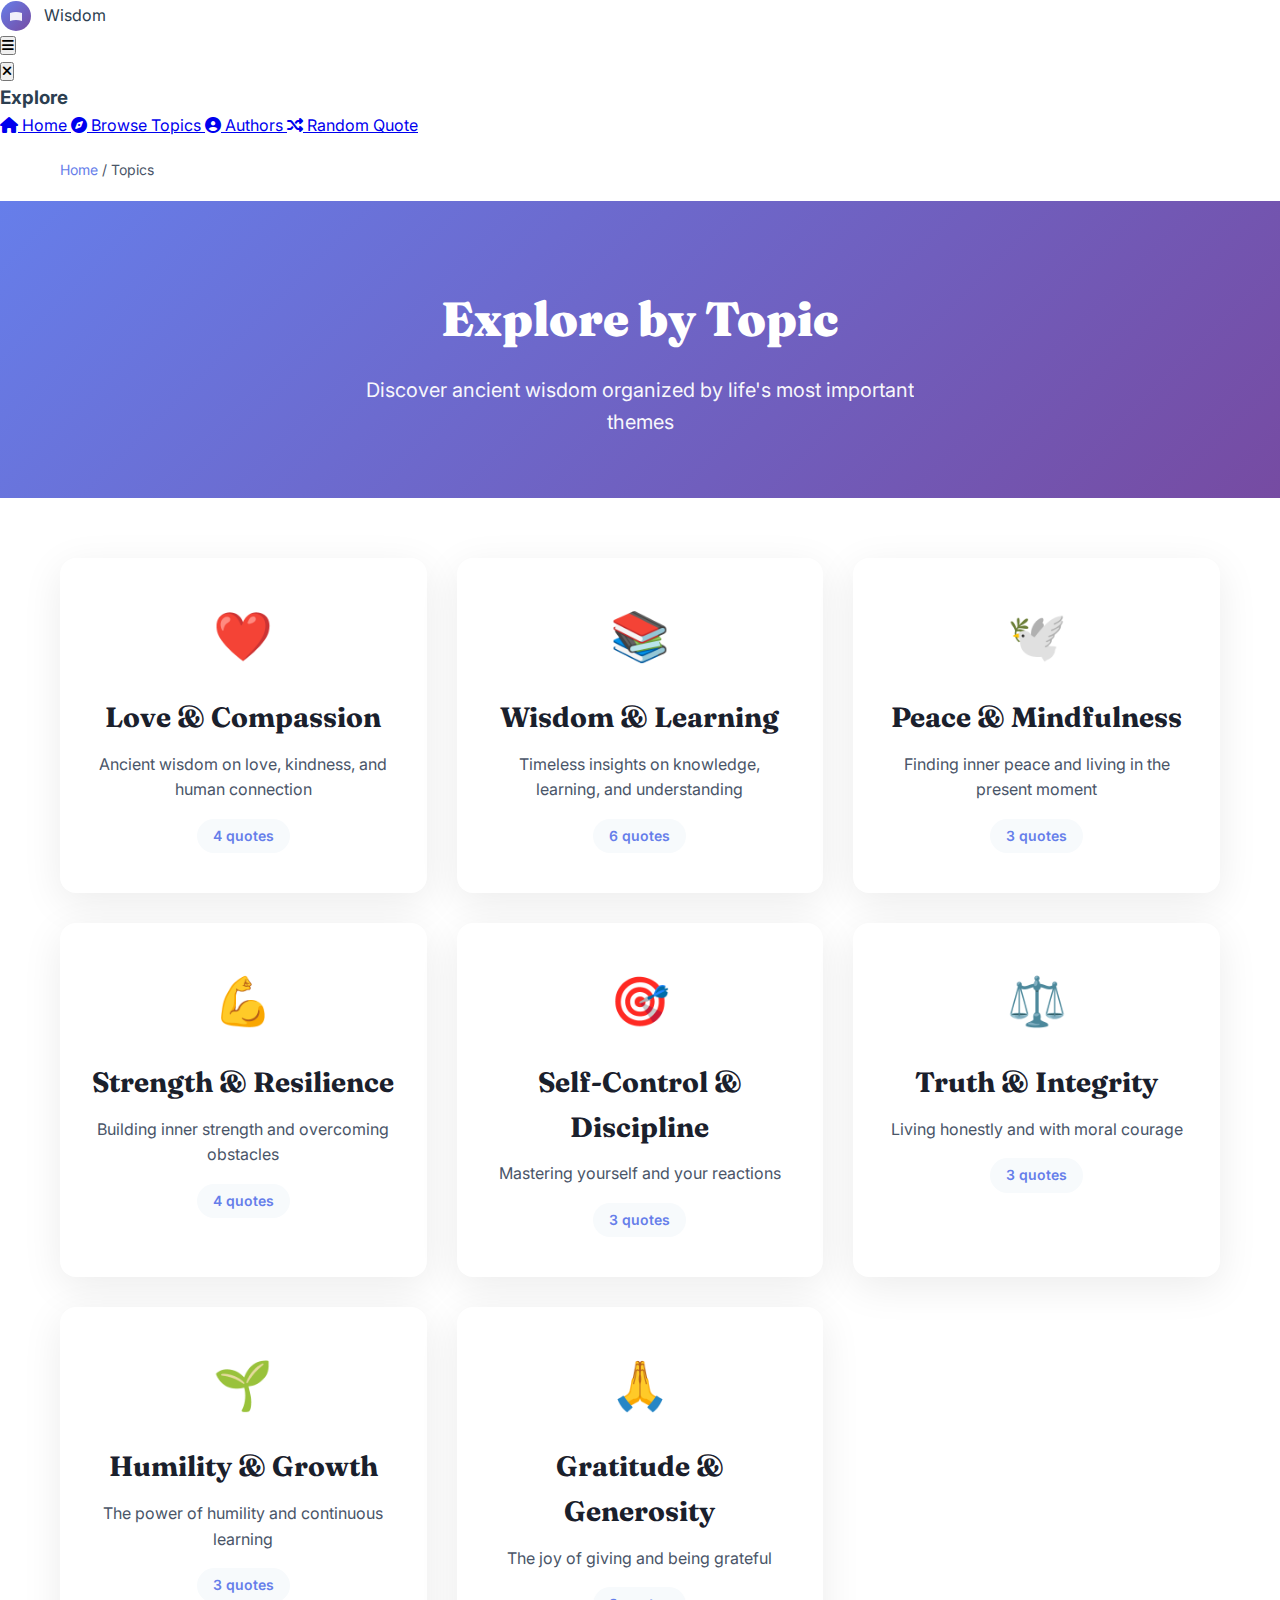
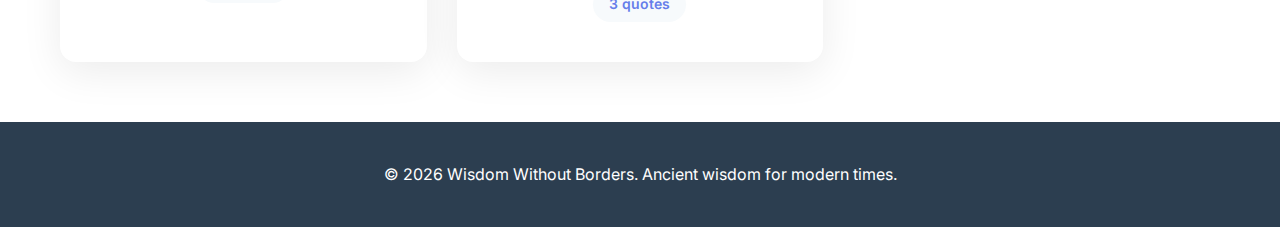
<file: topic.html>
<!DOCTYPE html>
<html lang="en">
<head>
    <meta charset="UTF-8">
    <meta name="viewport" content="width=device-width, initial-scale=1.0">
    <meta name="description" id="metaDescription" content="Explore ancient wisdom quotes about this topic from great philosophers.">
    <meta name="keywords" id="metaKeywords" content="">

    <title id="pageTitle">Topic | Wisdom Without Borders</title>

    <!-- Fonts -->
    <link rel="preconnect" href="https://fonts.googleapis.com">
    <link rel="preconnect" href="https://fonts.gstatic.com" crossorigin>
    <link href="https://fonts.googleapis.com/css2?family=Inter:wght@300;400;500;600;700&family=Fraunces:wght@600;700;900&display=swap" rel="stylesheet">

    <!-- Icons -->
    <link rel="stylesheet" href="https://cdnjs.cloudflare.com/ajax/libs/font-awesome/6.4.0/css/all.min.css">

    <!-- Stylesheet -->
    <link rel="stylesheet" href="css/style.css">

    <style>
        .topic-hero {
            background: linear-gradient(135deg, #667eea 0%, #764ba2 100%);
            padding: 80px 20px 60px;
            text-align: center;
            color: white;
        }

        .topic-hero-icon {
            font-size: 4rem;
            margin-bottom: 20px;
        }

        .topic-hero h1 {
            font-family: 'Fraunces', serif;
            font-size: 3rem;
            font-weight: 900;
            margin-bottom: 16px;
        }

        .topic-hero p {
            font-size: 1.25rem;
            opacity: 0.95;
            max-width: 600px;
            margin: 0 auto 24px;
        }

        .topic-meta {
            display: inline-block;
            background: rgba(255,255,255,0.2);
            padding: 8px 20px;
            border-radius: 24px;
            font-size: 0.875rem;
        }

        .breadcrumb {
            max-width: 1200px;
            margin: 20px auto;
            padding: 0 20px;
            font-size: 0.875rem;
            color: #4a5568;
        }

        .breadcrumb a {
            color: #667eea;
            text-decoration: none;
        }

        .breadcrumb a:hover {
            text-decoration: underline;
        }

        .quotes-list {
            max-width: 900px;
            margin: 60px auto;
            padding: 0 20px;
        }

        .quote-item {
            background: white;
            border-radius: 16px;
            padding: 40px;
            margin-bottom: 30px;
            box-shadow: 0 10px 40px rgba(0,0,0,0.08);
            transition: all 0.3s cubic-bezier(0.4, 0, 0.2, 1);
        }

        .quote-item:hover {
            transform: translateY(-4px);
            box-shadow: 0 20px 60px rgba(0,0,0,0.12);
        }

        .quote-text {
            font-family: 'Fraunces', serif;
            font-size: 1.5rem;
            font-weight: 600;
            color: #1a202c;
            line-height: 1.6;
            margin-bottom: 20px;
        }

        .quote-author {
            color: #667eea;
            font-weight: 600;
            margin-bottom: 16px;
            font-size: 1.125rem;
        }

        .quote-explanation {
            color: #4a5568;
            line-height: 1.7;
            margin-bottom: 16px;
            padding: 20px;
            background: #f7fafc;
            border-radius: 12px;
        }

        .quote-modern {
            color: #2d3748;
            font-weight: 500;
            padding-left: 20px;
            border-left: 4px solid #667eea;
            font-style: italic;
        }

        .quote-actions {
            margin-top: 24px;
            display: flex;
            gap: 12px;
            flex-wrap: wrap;
        }

        .quote-btn {
            padding: 10px 20px;
            border: none;
            border-radius: 8px;
            background: #f7fafc;
            color: #667eea;
            font-weight: 600;
            cursor: pointer;
            transition: all 0.2s;
            font-size: 0.875rem;
        }

        .quote-btn:hover {
            background: #667eea;
            color: white;
        }

        .related-topics {
            max-width: 900px;
            margin: 60px auto;
            padding: 40px 20px;
            text-align: center;
        }

        .related-topics h2 {
            font-family: 'Fraunces', serif;
            font-size: 2rem;
            margin-bottom: 30px;
            color: #1a202c;
        }

        .related-grid {
            display: grid;
            grid-template-columns: repeat(auto-fit, minmax(200px, 1fr));
            gap: 20px;
        }

        .related-card {
            background: white;
            padding: 24px;
            border-radius: 12px;
            box-shadow: 0 4px 20px rgba(0,0,0,0.08);
            text-decoration: none;
            color: inherit;
            transition: all 0.2s;
        }

        .related-card:hover {
            transform: translateY(-4px);
            box-shadow: 0 8px 30px rgba(0,0,0,0.12);
        }

        .related-icon {
            font-size: 2rem;
            margin-bottom: 12px;
        }

        .related-title {
            font-weight: 600;
            color: #1a202c;
        }

        @media (max-width: 768px) {
            .topic-hero h1 {
                font-size: 2rem;
            }

            .quote-item {
                padding: 24px;
            }

            .quote-text {
                font-size: 1.25rem;
            }
        }
    </style>
</head>
<body>

    <!-- Navigation Bar -->
    <nav class="navbar">
        <div class="nav-container">
            <div class="logo">
                <a href="index.html" style="display: flex; align-items: center; gap: 12px; text-decoration: none; color: inherit;">
                    <svg width="32" height="32" viewBox="0 0 32 32">
                        <circle cx="16" cy="16" r="15" fill="url(#navGradient)"/>
                        <path d="M 10 13 Q 16 11 22 13 L 22 21 Q 16 19 10 21 Z" fill="white" opacity="0.9"/>
                        <defs>
                            <linearGradient id="navGradient" x1="0%" y1="0%" x2="100%" y2="100%">
                                <stop offset="0%" style="stop-color:#667eea"/>
                                <stop offset="100%" style="stop-color:#764ba2"/>
                            </linearGradient>
                        </defs>
                    </svg>
                    <span>Wisdom</span>
                </a>
            </div>

            <button class="menu-toggle" id="menuToggle">
                <i class="fas fa-bars"></i>
            </button>
        </div>
    </nav>

    <!-- Side Panel -->
    <aside class="side-panel" id="sidePanel">
        <div class="side-panel-content">
            <button class="close-panel" id="closePanel">
                <i class="fas fa-times"></i>
            </button>

            <h3>Explore</h3>
            <a href="index.html" class="panel-item">
                <i class="fas fa-home"></i>
                Home
            </a>
            <a href="topics.html" class="panel-item active">
                <i class="fas fa-compass"></i>
                Browse Topics
            </a>
            <a href="authors.html" class="panel-item">
                <i class="fas fa-user-circle"></i>
                Authors
            </a>
            <a href="random.html" class="panel-item">
                <i class="fas fa-random"></i>
                Random Quote
            </a>
        </div>
    </aside>

    <!-- Breadcrumb -->
    <div class="breadcrumb">
        <a href="index.html">Home</a> / <a href="topics.html">Topics</a> / <span id="breadcrumbTopic">Loading...</span>
    </div>

    <!-- Hero Section -->
    <section class="topic-hero">
        <div class="topic-hero-icon" id="topicIcon">📚</div>
        <h1 id="topicTitle">Loading...</h1>
        <p id="topicDescription">Loading topic description...</p>
        <div class="topic-meta">
            <span id="quoteCount">0 quotes</span>
        </div>
    </section>

    <!-- Quotes List -->
    <section class="quotes-list" id="quotesList">
        <!-- Quotes will be loaded dynamically -->
    </section>

    <!-- Related Topics -->
    <section class="related-topics">
        <h2>Explore Related Topics</h2>
        <div class="related-grid" id="relatedGrid">
            <!-- Related topics will be loaded dynamically -->
        </div>
    </section>

    <!-- Footer -->
    <footer class="footer">
        <div class="container">
            <p>&copy; 2026 Wisdom Without Borders. Ancient wisdom for modern times.</p>
        </div>
    </footer>

    <!-- Scripts -->
    <script src="js/quotes-expanded.js"></script>
    <script>
        // Get topic from URL
        const urlParams = new URLSearchParams(window.location.search);
        const topicSlug = urlParams.get('topic');

        // Topic data
        const topicData = {
            love: { icon: '❤️', title: 'Love & Compassion', description: 'Ancient wisdom on love, kindness, and human connection' },
            wisdom: { icon: '📚', title: 'Wisdom & Learning', description: 'Timeless insights on knowledge, learning, and understanding' },
            peace: { icon: '🕊️', title: 'Peace & Mindfulness', description: 'Finding inner peace and living in the present moment' },
            strength: { icon: '💪', title: 'Strength & Resilience', description: 'Building inner strength and overcoming obstacles' },
            selfControl: { icon: '🎯', title: 'Self-Control & Discipline', description: 'Mastering yourself and your reactions' },
            truth: { icon: '⚖️', title: 'Truth & Integrity', description: 'Living honestly and with moral courage' },
            humility: { icon: '🌱', title: 'Humility & Growth', description: 'The power of humility and continuous learning' },
            gratitude: { icon: '🙏', title: 'Gratitude & Generosity', description: 'The joy of giving and being grateful' }
        };

        // Load topic page
        function loadTopicPage() {
            const topic = topicData[topicSlug];
            if (!topic) {
                window.location.href = 'topics.html';
                return;
            }

            // Update meta tags
            document.getElementById('pageTitle').textContent = `${topic.title} Quotes | Wisdom Without Borders`;
            document.getElementById('metaDescription').setAttribute('content', `${topic.description}. Explore ${topic.title.toLowerCase()} quotes from ancient philosophers.`);

            // Update hero section
            document.getElementById('topicIcon').textContent = topic.icon;
            document.getElementById('topicTitle').textContent = topic.title;
            document.getElementById('topicDescription').textContent = topic.description;
            document.getElementById('breadcrumbTopic').textContent = topic.title;

            // Load quotes
            const quotes = getQuotesByTopic(topicSlug);
            document.getElementById('quoteCount').textContent = `${quotes.length} quotes`;

            const quotesList = document.getElementById('quotesList');
            quotesList.innerHTML = '';

            quotes.forEach(quote => {
                const quoteItem = document.createElement('div');
                quoteItem.className = 'quote-item';
                quoteItem.innerHTML = `
                    <div class="quote-text">"${quote.translation}"</div>
                    <div class="quote-author">— ${quote.authorName}</div>
                    <div class="quote-explanation">
                        <strong>Meaning:</strong> ${quote.explanation}
                    </div>
                    <div class="quote-modern">
                        💡 Modern context: ${quote.modern}
                    </div>
                    <div class="quote-actions">
                        <button class="quote-btn" onclick="shareQuote('${quote.id}')">
                            <i class="fas fa-share-alt"></i> Share
                        </button>
                        <button class="quote-btn" onclick="saveQuote('${quote.id}')">
                            <i class="fas fa-bookmark"></i> Save
                        </button>
                        <a href="quote.html?id=${quote.id}" class="quote-btn">
                            <i class="fas fa-external-link-alt"></i> View Full
                        </a>
                    </div>
                `;
                quotesList.appendChild(quoteItem);
            });

            // Load related topics
            loadRelatedTopics();
        }

        // Load related topics
        function loadRelatedTopics() {
            const allTopics = Object.keys(topicData).filter(t => t !== topicSlug);
            const related = allTopics.sort(() => Math.random() - 0.5).slice(0, 4);

            const grid = document.getElementById('relatedGrid');
            grid.innerHTML = '';

            related.forEach(slug => {
                const topic = topicData[slug];
                const card = document.createElement('a');
                card.href = `topic.html?topic=${slug}`;
                card.className = 'related-card';
                card.innerHTML = `
                    <div class="related-icon">${topic.icon}</div>
                    <div class="related-title">${topic.title}</div>
                `;
                grid.appendChild(card);
            });
        }

        // Share quote (placeholder)
        function shareQuote(quoteId) {
            alert('Share functionality will be implemented with social media integration.');
        }

        // Save quote (placeholder)
        function saveQuote(quoteId) {
            alert('Save functionality will be implemented with user accounts.');
        }

        // Menu toggle
        document.getElementById('menuToggle').addEventListener('click', () => {
            document.getElementById('sidePanel').classList.add('active');
        });

        document.getElementById('closePanel').addEventListener('click', () => {
            document.getElementById('sidePanel').classList.remove('active');
        });

        // Load page on load
        loadTopicPage();
    </script>

</body>
</html>
</file>
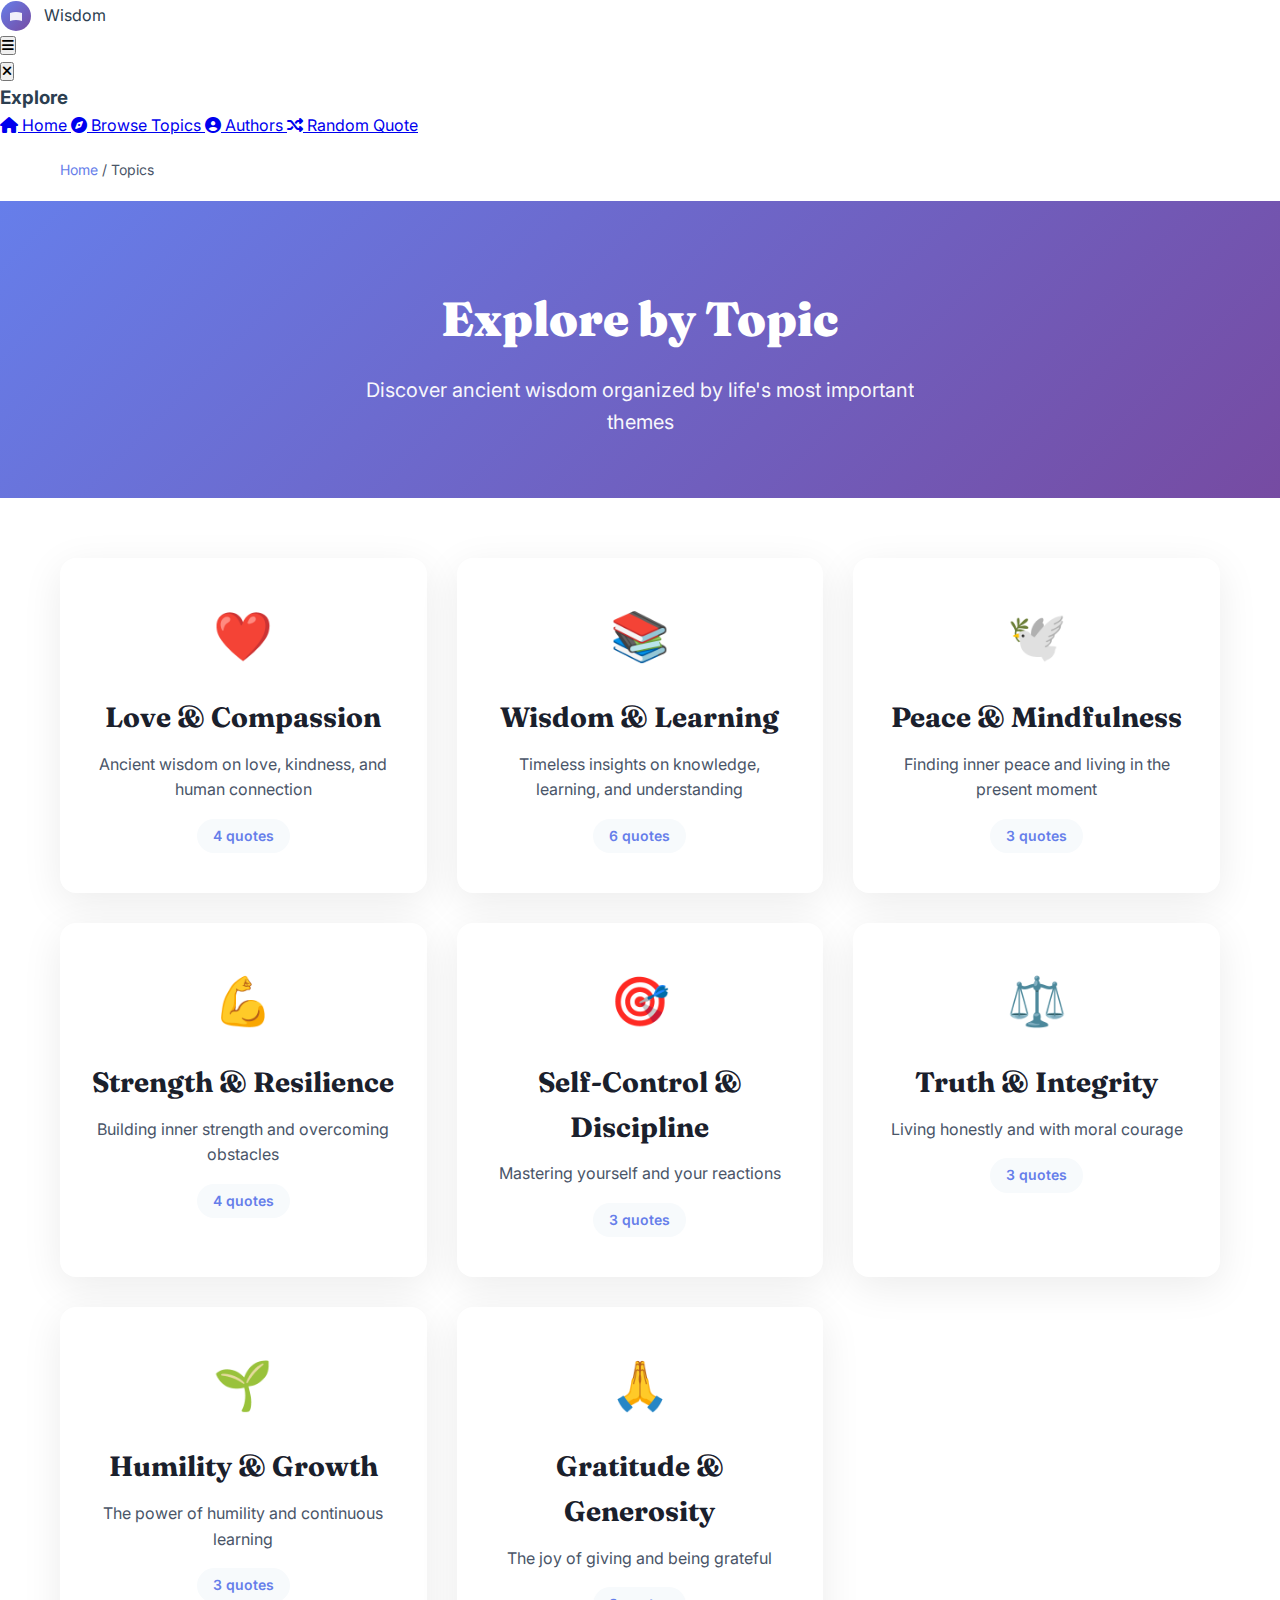
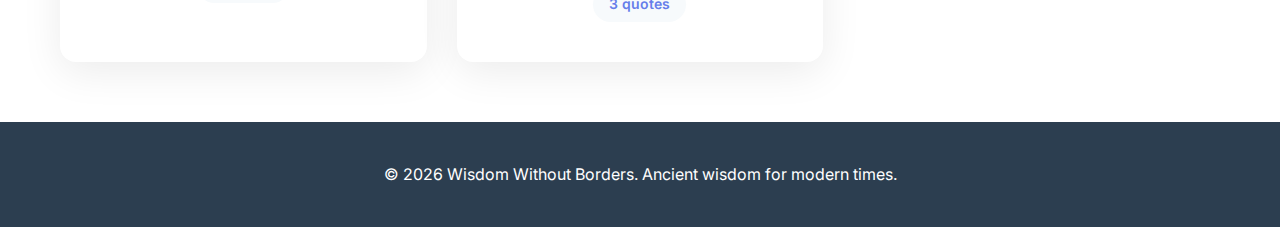
<file: topics.html>
<!DOCTYPE html>
<html lang="en">
<head>
    <meta charset="UTF-8">
    <meta name="viewport" content="width=device-width, initial-scale=1.0">
    <meta name="description" content="Explore ancient wisdom organized by topics: Love, Wisdom, Peace, Strength, and more. Timeless quotes from the world's greatest philosophers.">
    <meta name="keywords" content="wisdom quotes by topic, philosophy topics, ancient wisdom categories, love quotes, peace quotes, strength quotes">

    <title>Browse by Topic | Wisdom Without Borders</title>

    <!-- Fonts -->
    <link rel="preconnect" href="https://fonts.googleapis.com">
    <link rel="preconnect" href="https://fonts.gstatic.com" crossorigin>
    <link href="https://fonts.googleapis.com/css2?family=Inter:wght@300;400;500;600;700&family=Fraunces:wght@600;700;900&display=swap" rel="stylesheet">

    <!-- Icons -->
    <link rel="stylesheet" href="https://cdnjs.cloudflare.com/ajax/libs/font-awesome/6.4.0/css/all.min.css">

    <!-- Stylesheet -->
    <link rel="stylesheet" href="css/style.css">

    <style>
        .topics-hero {
            background: linear-gradient(135deg, #667eea 0%, #764ba2 100%);
            padding: 80px 20px 60px;
            text-align: center;
            color: white;
        }

        .topics-hero h1 {
            font-family: 'Fraunces', serif;
            font-size: 3rem;
            font-weight: 900;
            margin-bottom: 16px;
        }

        .topics-hero p {
            font-size: 1.25rem;
            opacity: 0.95;
            max-width: 600px;
            margin: 0 auto;
        }

        .topics-grid {
            display: grid;
            grid-template-columns: repeat(auto-fit, minmax(300px, 1fr));
            gap: 30px;
            padding: 60px 20px;
            max-width: 1200px;
            margin: 0 auto;
        }

        .topic-card {
            background: white;
            border-radius: 16px;
            padding: 40px 32px;
            box-shadow: 0 10px 40px rgba(0,0,0,0.08);
            transition: all 0.3s cubic-bezier(0.4, 0, 0.2, 1);
            cursor: pointer;
            text-align: center;
            text-decoration: none;
            color: inherit;
            display: block;
        }

        .topic-card:hover {
            transform: translateY(-8px);
            box-shadow: 0 20px 60px rgba(0,0,0,0.12);
        }

        .topic-icon {
            font-size: 3rem;
            margin-bottom: 20px;
            display: block;
        }

        .topic-title {
            font-family: 'Fraunces', serif;
            font-size: 1.75rem;
            font-weight: 700;
            margin-bottom: 12px;
            color: #1a202c;
        }

        .topic-description {
            color: #4a5568;
            font-size: 1rem;
            line-height: 1.6;
            margin-bottom: 16px;
        }

        .topic-count {
            display: inline-block;
            background: #f7fafc;
            color: #667eea;
            padding: 6px 16px;
            border-radius: 20px;
            font-size: 0.875rem;
            font-weight: 600;
        }

        .breadcrumb {
            max-width: 1200px;
            margin: 20px auto;
            padding: 0 20px;
            font-size: 0.875rem;
            color: #4a5568;
        }

        .breadcrumb a {
            color: #667eea;
            text-decoration: none;
        }

        .breadcrumb a:hover {
            text-decoration: underline;
        }

        @media (max-width: 768px) {
            .topics-hero h1 {
                font-size: 2rem;
            }

            .topics-grid {
                grid-template-columns: 1fr;
                padding: 40px 20px;
            }
        }
    </style>
</head>
<body>

    <!-- Navigation Bar -->
    <nav class="navbar">
        <div class="nav-container">
            <div class="logo">
                <a href="index.html" style="display: flex; align-items: center; gap: 12px; text-decoration: none; color: inherit;">
                    <svg width="32" height="32" viewBox="0 0 32 32">
                        <circle cx="16" cy="16" r="15" fill="url(#navGradient)"/>
                        <path d="M 10 13 Q 16 11 22 13 L 22 21 Q 16 19 10 21 Z" fill="white" opacity="0.9"/>
                        <defs>
                            <linearGradient id="navGradient" x1="0%" y1="0%" x2="100%" y2="100%">
                                <stop offset="0%" style="stop-color:#667eea"/>
                                <stop offset="100%" style="stop-color:#764ba2"/>
                            </linearGradient>
                        </defs>
                    </svg>
                    <span>Wisdom</span>
                </a>
            </div>

            <button class="menu-toggle" id="menuToggle">
                <i class="fas fa-bars"></i>
            </button>
        </div>
    </nav>

    <!-- Side Panel -->
    <aside class="side-panel" id="sidePanel">
        <div class="side-panel-content">
            <button class="close-panel" id="closePanel">
                <i class="fas fa-times"></i>
            </button>

            <h3>Explore</h3>
            <a href="index.html" class="panel-item">
                <i class="fas fa-home"></i>
                Home
            </a>
            <a href="topics.html" class="panel-item active">
                <i class="fas fa-compass"></i>
                Browse Topics
            </a>
            <a href="authors.html" class="panel-item">
                <i class="fas fa-user-circle"></i>
                Authors
            </a>
            <a href="random.html" class="panel-item">
                <i class="fas fa-random"></i>
                Random Quote
            </a>
        </div>
    </aside>

    <!-- Breadcrumb -->
    <div class="breadcrumb">
        <a href="index.html">Home</a> / Topics
    </div>

    <!-- Hero Section -->
    <section class="topics-hero">
        <h1>Explore by Topic</h1>
        <p>Discover ancient wisdom organized by life's most important themes</p>
    </section>

    <!-- Topics Grid -->
    <section class="topics-grid" id="topicsGrid">
        <!-- Topics will be loaded dynamically -->
    </section>

    <!-- Footer -->
    <footer class="footer">
        <div class="container">
            <p>&copy; 2026 Wisdom Without Borders. Ancient wisdom for modern times.</p>
        </div>
    </footer>

    <!-- Scripts -->
    <script src="js/quotes-expanded.js"></script>
    <script>
        // Load topics dynamically
        function loadTopics() {
            const grid = document.getElementById('topicsGrid');

            const topicData = [
                { slug: 'love', icon: '❤️', title: 'Love & Compassion', description: 'Ancient wisdom on love, kindness, and human connection', count: 4 },
                { slug: 'wisdom', icon: '📚', title: 'Wisdom & Learning', description: 'Timeless insights on knowledge, learning, and understanding', count: 6 },
                { slug: 'peace', icon: '🕊️', title: 'Peace & Mindfulness', description: 'Finding inner peace and living in the present moment', count: 3 },
                { slug: 'strength', icon: '💪', title: 'Strength & Resilience', description: 'Building inner strength and overcoming obstacles', count: 4 },
                { slug: 'selfControl', icon: '🎯', title: 'Self-Control & Discipline', description: 'Mastering yourself and your reactions', count: 3 },
                { slug: 'truth', icon: '⚖️', title: 'Truth & Integrity', description: 'Living honestly and with moral courage', count: 3 },
                { slug: 'humility', icon: '🌱', title: 'Humility & Growth', description: 'The power of humility and continuous learning', count: 3 },
                { slug: 'gratitude', icon: '🙏', title: 'Gratitude & Generosity', description: 'The joy of giving and being grateful', count: 3 }
            ];

            topicData.forEach(topic => {
                const card = document.createElement('a');
                card.href = `topic.html?topic=${topic.slug}`;
                card.className = 'topic-card';
                card.innerHTML = `
                    <span class="topic-icon">${topic.icon}</span>
                    <h2 class="topic-title">${topic.title}</h2>
                    <p class="topic-description">${topic.description}</p>
                    <span class="topic-count">${topic.count} quotes</span>
                `;
                grid.appendChild(card);
            });
        }

        // Menu toggle
        document.getElementById('menuToggle').addEventListener('click', () => {
            document.getElementById('sidePanel').classList.add('active');
        });

        document.getElementById('closePanel').addEventListener('click', () => {
            document.getElementById('sidePanel').classList.remove('active');
        });

        // Load topics on page load
        loadTopics();
    </script>

</body>
</html>
</file>
<file: css/style.css>
/* ===== CSS VARIABLES ===== */
:root {
    --primary-color: #667eea;
    --primary-dark: #5568d3;
    --secondary-color: #764ba2;
    --accent-color: #f093fb;
    --text-dark: #2c3e50;
    --text-light: #666;
    --text-muted: #999;
    --bg-light: #f8f9fa;
    --bg-white: #ffffff;
    --shadow-sm: 0 2px 10px rgba(0, 0, 0, 0.1);
    --shadow-md: 0 10px 30px rgba(0, 0, 0, 0.15);
    --shadow-lg: 0 20px 60px rgba(0, 0, 0, 0.3);
    --transition: all 0.3s ease;
    --font-display: 'Playfair Display', serif;
    --font-body: 'Inter', sans-serif;
}

/* ===== RESET & BASE ===== */
* {
    margin: 0;
    padding: 0;
    box-sizing: border-box;
}

html {
    scroll-behavior: smooth;
}

body {
    font-family: var(--font-body);
    line-height: 1.6;
    color: var(--text-dark);
    background: var(--bg-white);
    overflow-x: hidden;
}

.container {
    max-width: 1200px;
    margin: 0 auto;
    padding: 0 20px;
}

/* ===== LANGUAGE SELECTOR ===== */
.language-selector {
    position: fixed;
    top: 20px;
    right: 20px;
    z-index: 1000;
}

.lang-btn {
    background: rgba(255, 255, 255, 0.95);
    border: none;
    padding: 12px 20px;
    border-radius: 50px;
    cursor: pointer;
    font-family: var(--font-body);
    font-size: 14px;
    font-weight: 600;
    color: var(--text-dark);
    box-shadow: var(--shadow-md);
    display: flex;
    align-items: center;
    gap: 8px;
    transition: var(--transition);
}

.lang-btn:hover {
    transform: translateY(-2px);
    box-shadow: var(--shadow-lg);
}

.lang-dropdown {
    position: absolute;
    top: 60px;
    right: 0;
    background: white;
    border-radius: 12px;
    box-shadow: var(--shadow-lg);
    padding: 10px;
    min-width: 200px;
    display: none;
    animation: fadeInDown 0.3s ease;
}

.lang-dropdown.active {
    display: block;
}

.lang-option {
    width: 100%;
    background: none;
    border: none;
    padding: 12px 16px;
    text-align: left;
    cursor: pointer;
    border-radius: 8px;
    font-family: var(--font-body);
    font-size: 14px;
    color: var(--text-dark);
    transition: var(--transition);
}

.lang-option:hover {
    background: var(--bg-light);
    color: var(--primary-color);
}

/* ===== LOGO HEADER ===== */
.logo-header {
    position: fixed;
    top: 20px;
    left: 20px;
    display: flex;
    align-items: center;
    gap: 12px;
    z-index: 999;
    background: rgba(255, 255, 255, 0.95);
    backdrop-filter: blur(10px);
    padding: 8px 16px;
    border-radius: 50px;
    box-shadow: 0 4px 20px rgba(0, 0, 0, 0.1);
}

.site-logo {
    width: 40px;
    height: 40px;
    animation: fadeInLeft 0.6s ease;
}

.logo-text {
    font-family: var(--font-display);
    font-size: 1.1rem;
    font-weight: 700;
    background: linear-gradient(135deg, var(--primary-color), var(--secondary-color));
    -webkit-background-clip: text;
    -webkit-text-fill-color: transparent;
    background-clip: text;
}

@media (max-width: 768px) {
    .logo-header {
        top: 10px;
        left: 10px;
        padding: 6px 12px;
    }

    .site-logo {
        width: 32px;
        height: 32px;
    }

    .logo-text {
        font-size: 0.9rem;
    }
}

/* ===== SIDE MENU ===== */
.side-menu {
    position: fixed;
    right: 0;
    top: 50%;
    transform: translateY(-50%);
    z-index: 998;
}

.side-menu-toggle {
    position: absolute;
    right: 0;
    top: -60px;
    background: linear-gradient(135deg, var(--primary-color), var(--secondary-color));
    color: white;
    border: none;
    width: 50px;
    height: 50px;
    border-radius: 50px 0 0 50px;
    cursor: pointer;
    display: flex;
    align-items: center;
    justify-content: center;
    font-size: 1.2rem;
    box-shadow: -4px 4px 20px rgba(0, 0, 0, 0.15);
    transition: var(--transition);
}

.side-menu-toggle:hover {
    transform: translateX(-5px);
}

.side-menu-content {
    background: white;
    padding: 20px;
    border-radius: 20px 0 0 20px;
    box-shadow: -4px 0 30px rgba(0, 0, 0, 0.1);
    min-width: 200px;
    transform: translateX(100%);
    transition: transform 0.3s ease;
}

.side-menu-content.active {
    transform: translateX(0);
}

.side-menu-title {
    font-family: var(--font-display);
    font-size: 1.3rem;
    color: var(--text-dark);
    margin-bottom: 15px;
    padding-bottom: 10px;
    border-bottom: 2px solid var(--bg-light);
}

.side-menu-item {
    width: 100%;
    display: flex;
    align-items: center;
    gap: 12px;
    padding: 12px 16px;
    background: none;
    border: none;
    border-radius: 12px;
    cursor: pointer;
    transition: var(--transition);
    font-size: 0.95rem;
    color: var(--text-light);
    text-align: left;
    margin-bottom: 8px;
}

.side-menu-item i {
    font-size: 1.1rem;
    width: 24px;
}

.side-menu-item:hover {
    background: var(--bg-light);
    color: var(--primary-color);
}

.side-menu-item.active {
    background: linear-gradient(135deg, var(--primary-color), var(--secondary-color));
    color: white;
}

@media (max-width: 768px) {
    .side-menu-content {
        min-width: 180px;
        padding: 15px;
    }

    .side-menu-toggle {
        width: 45px;
        height: 45px;
        font-size: 1rem;
    }
}

/* ===== HERO SECTION ===== */
.hero {
    position: relative;
    min-height: 100vh;
    display: flex;
    align-items: center;
    justify-content: center;
    overflow: hidden;
    background: linear-gradient(135deg, var(--primary-color) 0%, var(--secondary-color) 100%);
}

.hero-background {
    position: absolute;
    top: 0;
    left: 0;
    width: 100%;
    height: 100%;
    background:
        radial-gradient(circle at 20% 50%, rgba(255, 255, 255, 0.1) 0%, transparent 50%),
        radial-gradient(circle at 80% 80%, rgba(255, 255, 255, 0.1) 0%, transparent 50%);
    animation: pulseBackground 15s ease-in-out infinite;
}

@keyframes pulseBackground {
    0%, 100% { opacity: 0.5; }
    50% { opacity: 1; }
}

.hero-content {
    position: relative;
    z-index: 1;
    text-align: center;
    padding: 40px 20px;
    animation: fadeInUp 1s ease;
}

.emoji-large {
    font-size: 5rem;
    display: block;
    margin-bottom: 20px;
    animation: float 3s ease-in-out infinite;
}

@keyframes float {
    0%, 100% { transform: translateY(0); }
    50% { transform: translateY(-20px); }
}

.hero-title {
    font-family: var(--font-display);
    font-size: clamp(2.5rem, 6vw, 4.5rem);
    font-weight: 900;
    color: white;
    margin-bottom: 20px;
    text-shadow: 0 4px 20px rgba(0, 0, 0, 0.2);
}

.hero-subtitle {
    font-size: clamp(1.1rem, 2.5vw, 1.5rem);
    color: rgba(255, 255, 255, 0.95);
    margin-bottom: 40px;
    font-weight: 500;
}

.hero-cta {
    display: flex;
    gap: 20px;
    justify-content: center;
    flex-wrap: wrap;
}

.btn {
    display: inline-flex;
    align-items: center;
    gap: 10px;
    padding: 16px 32px;
    border: none;
    border-radius: 50px;
    font-family: var(--font-body);
    font-size: 16px;
    font-weight: 600;
    cursor: pointer;
    transition: var(--transition);
    text-decoration: none;
}

.btn-primary {
    background: white;
    color: var(--primary-color);
    box-shadow: var(--shadow-md);
}

.btn-primary:hover {
    transform: translateY(-3px);
    box-shadow: var(--shadow-lg);
}

.btn-secondary {
    background: rgba(255, 255, 255, 0.2);
    color: white;
    border: 2px solid white;
}

.btn-secondary:hover {
    background: white;
    color: var(--primary-color);
    transform: translateY(-3px);
}

/* Quote Language Selector */
.quote-language-selector {
    text-align: center;
    margin: 30px auto 20px;
    max-width: 700px;
}

.selector-label {
    color: white;
    font-size: 1rem;
    font-weight: 500;
    margin-bottom: 15px;
}

.flag-selector {
    display: flex;
    flex-wrap: wrap;
    justify-content: center;
    gap: 12px;
}

.flag-btn {
    background: rgba(255, 255, 255, 0.2);
    backdrop-filter: blur(10px);
    border: 2px solid rgba(255, 255, 255, 0.3);
    border-radius: 12px;
    padding: 10px 16px;
    font-size: 2rem;
    cursor: pointer;
    transition: var(--transition);
    min-width: 60px;
}

.flag-btn:hover {
    background: rgba(255, 255, 255, 0.35);
    border-color: rgba(255, 255, 255, 0.5);
    transform: scale(1.1);
}

.flag-btn.active {
    background: rgba(255, 255, 255, 0.4);
    border-color: white;
    border-width: 3px;
    transform: scale(1.15);
}

/* Hero Quote */
.hero-quote {
    background: rgba(255, 255, 255, 0.15);
    backdrop-filter: blur(10px);
    padding: 30px 40px;
    border-radius: 20px;
    margin: 20px auto 30px;
    max-width: 700px;
    border: 2px solid rgba(255, 255, 255, 0.2);
    animation: fadeInUp 1.2s ease;
}

.hero-quote-text {
    font-family: var(--font-display);
    font-size: clamp(1.3rem, 3vw, 1.8rem);
    font-style: italic;
    color: white;
    margin-bottom: 15px;
    line-height: 1.6;
}

.hero-quote-author {
    font-size: 1.1rem;
    color: rgba(255, 255, 255, 0.9);
    margin-bottom: 20px;
    font-weight: 600;
}

.hero-translate-btn {
    background: rgba(255, 255, 255, 0.25);
    color: white;
    border: 1px solid rgba(255, 255, 255, 0.4);
    padding: 10px 20px;
    border-radius: 25px;
    font-family: var(--font-body);
    font-size: 0.9rem;
    cursor: pointer;
    transition: var(--transition);
    display: inline-flex;
    align-items: center;
    gap: 8px;
}

.hero-translate-btn:hover {
    background: rgba(255, 255, 255, 0.35);
    transform: translateY(-2px);
}

.hero-quote-translation {
    margin-top: 20px;
    padding: 20px;
    background: rgba(255, 255, 255, 0.25);
    border-radius: 12px;
    color: white;
    font-size: 1.1rem;
    font-style: italic;
    animation: fadeIn 0.4s ease;
}

.scroll-indicator {
    position: absolute;
    bottom: 40px;
    left: 50%;
    transform: translateX(-50%);
    color: white;
    font-size: 24px;
    animation: bounce 2s infinite;
    cursor: pointer;
}

@keyframes bounce {
    0%, 20%, 50%, 80%, 100% { transform: translateX(-50%) translateY(0); }
    40% { transform: translateX(-50%) translateY(-10px); }
    60% { transform: translateX(-50%) translateY(-5px); }
}

/* ===== QUOTE OF THE DAY ===== */
.quote-of-day {
    padding: 100px 20px;
    background: var(--bg-light);
}

.section-title {
    font-family: var(--font-display);
    font-size: clamp(2rem, 4vw, 3rem);
    font-weight: 700;
    text-align: center;
    margin-bottom: 60px;
    color: var(--text-dark);
    position: relative;
}

.section-title::after {
    content: '';
    display: block;
    width: 80px;
    height: 4px;
    background: linear-gradient(90deg, var(--primary-color), var(--secondary-color));
    margin: 20px auto 0;
    border-radius: 2px;
}

.quote-card {
    max-width: 800px;
    margin: 0 auto;
    background: white;
    padding: 60px 40px;
    border-radius: 20px;
    box-shadow: var(--shadow-lg);
    position: relative;
    animation: fadeInUp 0.6s ease;
}

.quote-icon {
    font-size: 48px;
    color: var(--primary-color);
    opacity: 0.2;
    margin-bottom: 20px;
}

.quote-text {
    font-family: var(--font-display);
    font-size: clamp(1.3rem, 3vw, 2rem);
    font-style: italic;
    color: var(--text-dark);
    margin-bottom: 30px;
    line-height: 1.6;
}

.quote-author {
    font-size: 1.1rem;
    color: var(--text-light);
    margin-bottom: 20px;
    font-weight: 600;
}

.quote-meta {
    display: flex;
    gap: 20px;
    justify-content: center;
    flex-wrap: wrap;
    margin-top: 20px;
}

.quote-language,
.quote-country {
    display: inline-flex;
    align-items: center;
    gap: 8px;
    padding: 8px 16px;
    background: var(--bg-light);
    border-radius: 20px;
    font-size: 0.9rem;
    color: var(--text-light);
}

.quote-translate-btn {
    margin-top: 25px;
    background: var(--primary-color);
    color: white;
    border: none;
    padding: 12px 24px;
    border-radius: 25px;
    font-family: var(--font-body);
    font-size: 0.95rem;
    cursor: pointer;
    transition: var(--transition);
    display: inline-flex;
    align-items: center;
    gap: 8px;
    box-shadow: var(--shadow-sm);
}

.quote-translate-btn:hover {
    background: var(--primary-dark);
    transform: translateY(-2px);
    box-shadow: var(--shadow-md);
}

.quote-translation {
    margin-top: 25px;
    padding: 20px 30px;
    background: var(--bg-light);
    border-radius: 12px;
    border-left: 4px solid var(--primary-color);
    color: var(--text-dark);
    font-size: 1.15rem;
    font-style: italic;
    line-height: 1.6;
    animation: fadeIn 0.4s ease;
}

.btn-refresh {
    position: absolute;
    top: 20px;
    right: 20px;
    background: var(--primary-color);
    color: white;
    border: none;
    width: 48px;
    height: 48px;
    border-radius: 50%;
    cursor: pointer;
    font-size: 18px;
    transition: var(--transition);
    box-shadow: var(--shadow-sm);
}

.btn-refresh:hover {
    transform: rotate(180deg);
    background: var(--primary-dark);
}

@keyframes fadeIn {
    from {
        opacity: 0;
        transform: translateY(-10px);
    }
    to {
        opacity: 1;
        transform: translateY(0);
    }
}

/* ===== QUOTE EXPLANATION ===== */
.quote-explanation-section {
    margin-top: 30px;
    border-top: 1px solid var(--bg-light);
    padding-top: 25px;
}

.explanation-toggle {
    background: transparent;
    border: none;
    color: var(--primary-color);
    font-family: var(--font-body);
    font-size: 1rem;
    font-weight: 600;
    cursor: pointer;
    display: flex;
    align-items: center;
    gap: 8px;
    padding: 10px 0;
    transition: var(--transition);
    width: 100%;
}

.explanation-toggle:hover {
    color: var(--primary-dark);
}

.explanation-toggle .toggle-icon {
    margin-left: auto;
    transition: transform 0.3s ease;
}

.explanation-toggle.active .toggle-icon {
    transform: rotate(180deg);
}

.quote-explanation {
    margin-top: 15px;
    padding: 20px;
    background: var(--bg-light);
    border-radius: 12px;
    color: var(--text-light);
    font-size: 1rem;
    line-height: 1.7;
    animation: fadeIn 0.4s ease;
}

/* ===== REACTIONS SYSTEM ===== */
.reactions-container {
    margin-top: 30px;
    padding: 25px;
    background: linear-gradient(135deg, rgba(102, 126, 234, 0.05), rgba(118, 75, 162, 0.05));
    border-radius: 16px;
    border: 2px solid var(--bg-light);
}

.reactions-title {
    font-family: var(--font-body);
    font-size: 1.1rem;
    font-weight: 600;
    color: var(--text-dark);
    margin-bottom: 20px;
    text-align: center;
}

.reactions-grid {
    display: grid;
    grid-template-columns: repeat(auto-fit, minmax(100px, 1fr));
    gap: 12px;
    margin-bottom: 15px;
}

.reaction-btn {
    background: white;
    border: 2px solid var(--bg-light);
    border-radius: 12px;
    padding: 15px 10px;
    cursor: pointer;
    transition: var(--transition);
    display: flex;
    flex-direction: column;
    align-items: center;
    gap: 8px;
    position: relative;
}

.reaction-btn:hover {
    transform: translateY(-3px);
    box-shadow: var(--shadow-md);
    border-color: var(--primary-color);
}

.reaction-btn.active {
    background: linear-gradient(135deg, var(--primary-color), var(--secondary-color));
    border-color: var(--primary-color);
    transform: translateY(-3px) scale(1.05);
}

.reaction-btn.active .reaction-emoji {
    transform: scale(1.2);
    animation: bounce-emoji 0.5s ease;
}

.reaction-btn.active .reaction-label,
.reaction-btn.active .reaction-count {
    color: white;
}

@keyframes bounce-emoji {
    0%, 100% { transform: scale(1.2); }
    50% { transform: scale(1.4); }
}

.reaction-emoji {
    font-size: 2rem;
    transition: transform 0.3s ease;
}

.reaction-icon {
    width: 50px;
    height: 50px;
    transition: transform 0.3s ease;
}

.reaction-btn.active .reaction-icon {
    transform: scale(1.2);
    animation: bounce-emoji 0.6s ease infinite;
}

.reaction-label {
    font-family: var(--font-body);
    font-size: 0.85rem;
    font-weight: 600;
    color: var(--text-dark);
    transition: color 0.3s ease;
}

.reaction-count {
    font-family: var(--font-body);
    font-size: 0.9rem;
    font-weight: 700;
    color: var(--primary-color);
    background: var(--bg-light);
    padding: 2px 8px;
    border-radius: 10px;
    min-width: 30px;
    transition: var(--transition);
}

.reaction-btn.active .reaction-count {
    background: rgba(255, 255, 255, 0.3);
}

.user-reaction-status {
    text-align: center;
    padding: 12px;
    background: rgba(102, 126, 234, 0.1);
    border-radius: 8px;
    font-size: 0.95rem;
    color: var(--text-light);
    animation: fadeIn 0.3s ease;
}

.user-reaction-status span {
    font-weight: 600;
    color: var(--primary-color);
}

/* ===== ABOUT SECTION ===== */
.about {
    padding: 100px 20px;
    background: white;
}

.about-content {
    max-width: 900px;
    margin: 0 auto;
    text-align: center;
}

.about-text {
    font-size: 1.2rem;
    line-height: 2;
    color: var(--text-light);
    margin-bottom: 60px;
}

.stats {
    display: grid;
    grid-template-columns: repeat(auto-fit, minmax(200px, 1fr));
    gap: 40px;
    margin-top: 60px;
}

.stat-item {
    padding: 30px;
    background: linear-gradient(135deg, var(--primary-color), var(--secondary-color));
    border-radius: 16px;
    color: white;
    transition: var(--transition);
}

.stat-item:hover {
    transform: translateY(-10px);
    box-shadow: var(--shadow-lg);
}

.stat-number {
    font-family: var(--font-display);
    font-size: 3rem;
    font-weight: 900;
    margin-bottom: 10px;
}

.stat-label {
    font-size: 1rem;
    font-weight: 600;
    opacity: 0.9;
}

/* ===== GALLERY ===== */
.gallery {
    padding: 100px 20px;
    background: var(--bg-light);
}

.section-subtitle {
    text-align: center;
    font-size: 1.1rem;
    color: var(--text-light);
    margin-bottom: 60px;
    max-width: 700px;
    margin-left: auto;
    margin-right: auto;
}

.gallery-grid {
    display: grid;
    grid-template-columns: repeat(auto-fill, minmax(320px, 1fr));
    gap: 30px;
    margin-top: 40px;
}

.gallery-item {
    background: white;
    padding: 30px;
    border-radius: 16px;
    box-shadow: var(--shadow-sm);
    transition: var(--transition);
    cursor: pointer;
}

.gallery-item:hover {
    transform: translateY(-5px);
    box-shadow: var(--shadow-md);
}

.gallery-quote {
    font-family: var(--font-display);
    font-size: 1.1rem;
    font-style: italic;
    color: var(--text-dark);
    margin-bottom: 15px;
    line-height: 1.6;
}

.gallery-author {
    font-size: 0.95rem;
    color: var(--text-light);
    margin-bottom: 15px;
    font-weight: 600;
}

.gallery-info {
    display: flex;
    gap: 10px;
    flex-wrap: wrap;
}

.gallery-tag {
    display: inline-block;
    padding: 4px 12px;
    background: var(--bg-light);
    border-radius: 12px;
    font-size: 0.85rem;
    color: var(--text-muted);
}

/* ===== NEWSLETTER ===== */
.newsletter {
    padding: 100px 20px;
    background: linear-gradient(135deg, var(--primary-color), var(--secondary-color));
    color: white;
}

.newsletter-content {
    max-width: 700px;
    margin: 0 auto;
    text-align: center;
}

.newsletter .section-title,
.newsletter-subtitle {
    color: white;
}

.newsletter-subtitle {
    font-size: 1.1rem;
    margin-bottom: 40px;
    opacity: 0.95;
}

.newsletter-form {
    margin-top: 40px;
}

.form-group {
    display: flex;
    gap: 15px;
    flex-wrap: wrap;
    justify-content: center;
    margin-bottom: 20px;
}

.form-input,
.form-select {
    flex: 1;
    min-width: 200px;
    padding: 16px 20px;
    border: none;
    border-radius: 50px;
    font-family: var(--font-body);
    font-size: 16px;
    background: white;
    color: var(--text-dark);
}

.form-input:focus,
.form-select:focus,
.form-textarea:focus {
    outline: none;
    box-shadow: 0 0 0 3px rgba(255, 255, 255, 0.3);
}

.form-select {
    cursor: pointer;
}

.form-message {
    margin-top: 20px;
    padding: 15px;
    border-radius: 12px;
    font-size: 0.95rem;
    display: none;
}

.form-message.success {
    background: rgba(76, 175, 80, 0.2);
    color: white;
    border: 1px solid rgba(255, 255, 255, 0.3);
    display: block;
}

.form-message.error {
    background: rgba(244, 67, 54, 0.2);
    color: white;
    border: 1px solid rgba(255, 255, 255, 0.3);
    display: block;
}

/* ===== CONTACT ===== */
.contact {
    padding: 100px 20px;
    background: white;
}

.contact-form {
    max-width: 700px;
    margin: 40px auto 0;
}

.form-row {
    display: grid;
    grid-template-columns: repeat(auto-fit, minmax(250px, 1fr));
    gap: 20px;
    margin-bottom: 20px;
}

.contact-form .form-input,
.form-textarea {
    width: 100%;
    padding: 16px 20px;
    border: 2px solid var(--bg-light);
    border-radius: 12px;
    font-family: var(--font-body);
    font-size: 16px;
    color: var(--text-dark);
    transition: var(--transition);
}

.contact-form .form-input:focus,
.form-textarea:focus {
    border-color: var(--primary-color);
    outline: none;
}

.form-textarea {
    resize: vertical;
    min-height: 150px;
}

/* ===== SOCIAL ===== */
.social {
    padding: 80px 20px;
    background: var(--bg-light);
    text-align: center;
}

.social-title {
    font-family: var(--font-display);
    font-size: 2rem;
    margin-bottom: 40px;
    color: var(--text-dark);
}

.social-links {
    display: flex;
    gap: 20px;
    justify-content: center;
    flex-wrap: wrap;
}

.social-link {
    display: flex;
    align-items: center;
    justify-content: center;
    width: 60px;
    height: 60px;
    border-radius: 50%;
    color: white;
    font-size: 24px;
    transition: var(--transition);
    text-decoration: none;
}

.social-link:hover {
    transform: translateY(-5px) scale(1.1);
    box-shadow: var(--shadow-md);
}

.social-link.twitter { background: #1DA1F2; }
.social-link.instagram { background: linear-gradient(45deg, #f09433 0%, #e6683c 25%, #dc2743 50%, #cc2366 75%, #bc1888 100%); }
.social-link.facebook { background: #1877F2; }
.social-link.linkedin { background: #0077B5; }
.social-link.youtube { background: #FF0000; }

/* ===== FOOTER ===== */
.footer {
    padding: 40px 20px;
    background: var(--text-dark);
    color: white;
    text-align: center;
}

/* ===== ANIMATIONS ===== */
@keyframes fadeInUp {
    from {
        opacity: 0;
        transform: translateY(30px);
    }
    to {
        opacity: 1;
        transform: translateY(0);
    }
}

@keyframes fadeInDown {
    from {
        opacity: 0;
        transform: translateY(-10px);
    }
    to {
        opacity: 1;
        transform: translateY(0);
    }
}

/* ===== RESPONSIVE ===== */
@media (max-width: 768px) {
    .hero {
        min-height: 90vh;
    }

    .emoji-large {
        font-size: 3.5rem;
    }

    .hero-cta {
        flex-direction: column;
    }

    .btn {
        width: 100%;
        justify-content: center;
    }

    .quote-card {
        padding: 40px 25px;
    }

    .stats {
        grid-template-columns: 1fr;
    }

    .gallery-grid {
        grid-template-columns: 1fr;
    }

    .form-group {
        flex-direction: column;
    }

    .form-input,
    .form-select {
        min-width: 100%;
    }

    .language-selector {
        top: 10px;
        right: 10px;
    }

    .social-links {
        gap: 15px;
    }

    .social-link {
        width: 50px;
        height: 50px;
        font-size: 20px;
    }

    /* Reactions responsive */
    .reactions-grid {
        grid-template-columns: repeat(auto-fit, minmax(80px, 1fr));
        gap: 8px;
    }

    .reaction-btn {
        padding: 12px 8px;
    }

    .reaction-emoji {
        font-size: 1.5rem;
    }

    .reaction-label {
        font-size: 0.75rem;
    }

    .reactions-container {
        padding: 20px 15px;
    }
}

/* ===== ACCESSIBILITY ===== */
@media (prefers-reduced-motion: reduce) {
    * {
        animation: none !important;
        transition: none !important;
    }
}

/* ===== LOADING STATE ===== */
.loading {
    opacity: 0.6;
    pointer-events: none;
}

.loading::after {
    content: '';
    position: absolute;
    top: 50%;
    left: 50%;
    transform: translate(-50%, -50%);
    width: 40px;
    height: 40px;
    border: 4px solid var(--bg-light);
    border-top-color: var(--primary-color);
    border-radius: 50%;
    animation: spin 0.8s linear infinite;
}

@keyframes spin {
    to { transform: translate(-50%, -50%) rotate(360deg); }
}
</file>
<file: wisdom-quotes-website/css/style.css>
/* Reset and Base Styles */
* {
    margin: 0;
    padding: 0;
    box-sizing: border-box;
}

body {
    font-family: -apple-system, BlinkMacSystemFont, 'Segoe UI', Roboto, Oxygen, Ubuntu, Cantarell, 'Helvetica Neue', sans-serif;
    line-height: 1.6;
    color: #333;
    background: linear-gradient(135deg, #667eea 0%, #764ba2 100%);
    min-height: 100vh;
    display: flex;
    align-items: center;
    justify-content: center;
    padding: 20px;
}

/* Container */
.container {
    max-width: 700px;
    width: 100%;
    background: white;
    padding: 60px 40px;
    border-radius: 20px;
    box-shadow: 0 20px 60px rgba(0, 0, 0, 0.3);
    animation: fadeIn 0.8s ease-in;
}

@keyframes fadeIn {
    from {
        opacity: 0;
        transform: translateY(20px);
    }
    to {
        opacity: 1;
        transform: translateY(0);
    }
}

/* Header */
header {
    text-align: center;
    margin-bottom: 40px;
}

h1 {
    font-size: 2.5rem;
    margin-bottom: 15px;
    color: #2c3e50;
    font-weight: 700;
}

.tagline {
    font-size: 1.2rem;
    color: #667eea;
    font-weight: 500;
}

/* Main Content */
main {
    text-align: center;
}

section {
    margin-bottom: 30px;
}

.description {
    font-size: 1.1rem;
    color: #555;
    line-height: 1.8;
}

/* Quote Section */
.example-quote {
    background: #f8f9fa;
    padding: 30px 25px;
    border-radius: 12px;
    margin: 40px 0;
    border-left: 4px solid #667eea;
}

blockquote {
    margin: 0;
}

blockquote p {
    font-style: italic;
    color: #666;
    font-size: 1.2rem;
    margin-bottom: 15px;
}

blockquote footer {
    font-size: 0.9rem;
    color: #999;
    font-style: normal;
}

/* Mission Section */
.mission {
    margin-top: 50px;
    padding-top: 40px;
    border-top: 2px solid #eee;
}

.mission p {
    font-size: 1rem;
    color: #666;
}

.mission strong {
    color: #667eea;
    font-weight: 600;
}

/* Footer */
footer {
    text-align: center;
    margin-top: 50px;
    padding-top: 30px;
    border-top: 2px solid #eee;
    color: #999;
    font-size: 0.9rem;
}

/* Responsive Design */
@media (max-width: 600px) {
    .container {
        padding: 40px 25px;
    }

    h1 {
        font-size: 2rem;
    }

    .tagline {
        font-size: 1rem;
    }

    .description {
        font-size: 1rem;
    }

    blockquote p {
        font-size: 1.1rem;
    }
}

/* Accessibility */
@media (prefers-reduced-motion: reduce) {
    * {
        animation: none !important;
        transition: none !important;
    }
}
</file>
